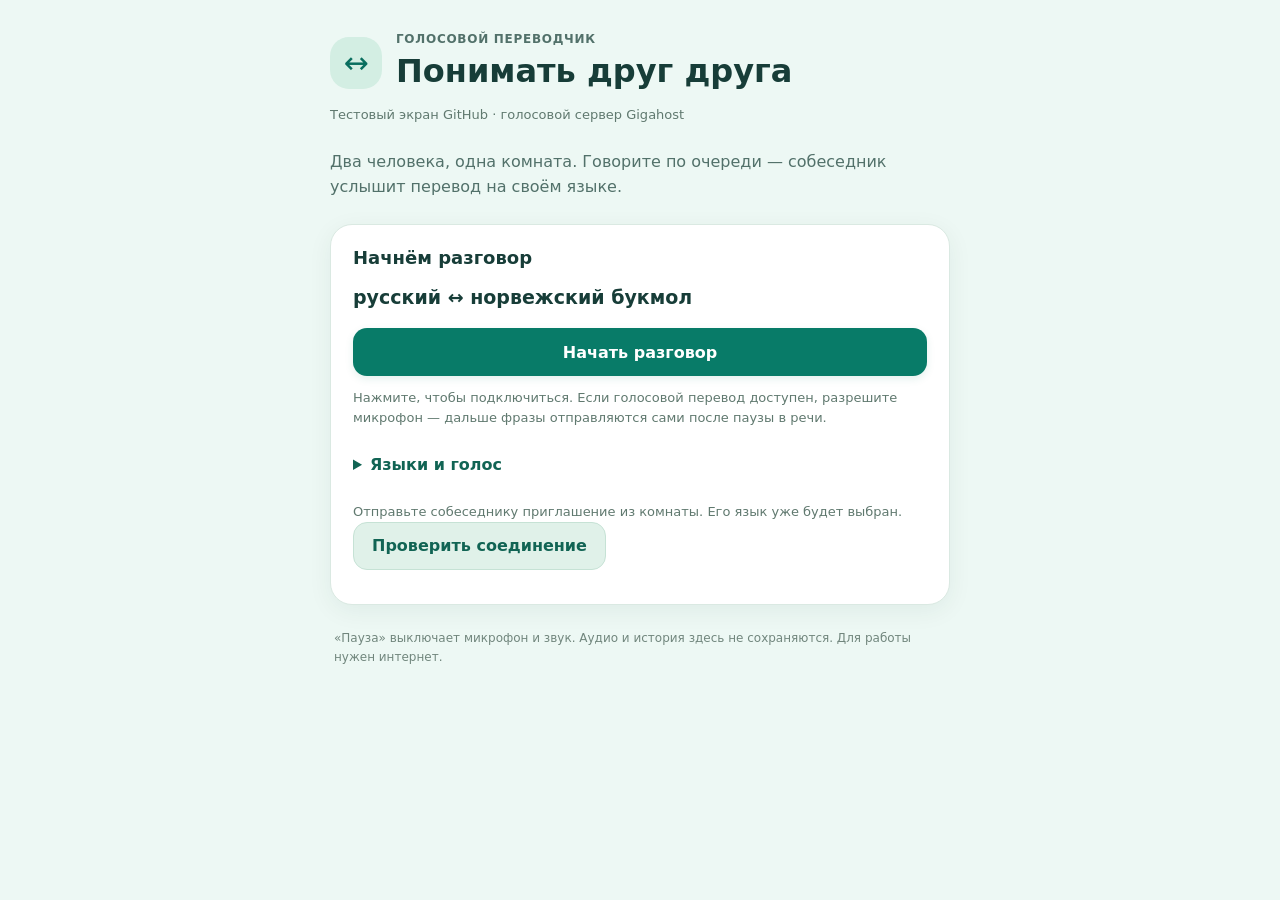
<file: translate-test/index.html>
<!doctype html>
<html lang="ru">
<head>
  <meta charset="utf-8">
  <meta name="viewport" content="width=device-width,initial-scale=1,viewport-fit=cover">
  <meta name="theme-color" content="#edf8f4">
  <meta name="apple-mobile-web-app-capable" content="yes">
  <meta name="apple-mobile-web-app-status-bar-style" content="default">
  <title>Комната перевода</title>
  <link rel="stylesheet" href="./room.css?v=e7d243b68fe3">
  <script src="./room.js?v=83ac87bc25cf" type="module"></script>
</head>
<body>
<main>
  <header><span class="mark" aria-hidden="true">↔</span><div><p class="eyebrow">Голосовой переводчик</p><h1>Понимать друг друга</h1></div></header>
  <p class="hint">Тестовый экран GitHub · голосовой сервер Gigahost</p>
  <p class="intro">Два человека, одна комната. Говорите по очереди — собеседник услышит перевод на своём языке.</p>
  <section id="setup" class="card" aria-labelledby="setupTitle">
    <h2 id="setupTitle">Начнём разговор</h2>
    <p id="presetSummary" class="presetSummary"></p>
    <button id="connect" class="primary" disabled>Начать разговор</button>
    <p class="hint">Нажмите, чтобы подключиться. Если голосовой перевод доступен, разрешите микрофон — дальше фразы отправляются сами после паузы в речи.</p>
    <details id="languageSettings"><summary>Языки и голос</summary>
    <label for="languageSearch">Найти язык</label>
    <input id="languageSearch" type="search" placeholder="Русский, English, العربية…" autocomplete="off" spellcheck="false" aria-describedby="languageSearchStatus">
    <p id="languageSearchStatus" class="hint searchStatus" role="status" aria-live="polite">Загружаем каталог языков…</p>
    <label for="language">Язык, на котором хочу слушать</label>
    <select id="language" aria-describedby="languageHint" disabled><option value="">Загружаем языки…</option></select>
    <p id="languageHint" class="hint languageHint"></p>
    <label for="peerLanguage">Язык собеседника</label><select id="peerLanguage"></select>
    <label for="translationMode">Режим перевода</label><select id="translationMode"><option value="stream">Во время речи</option><option value="phrase">После фразы</option></select>
    <p id="modeHint" class="hint languageHint">Перевод на язык собеседника. Потоковый голос выбирает сервис; ручной профиль действует в режиме «После фразы».</p>
    <div id="voiceSettings">
    <label for="voiceProfile">Голос перевода моих реплик</label>
    <select id="voiceProfile" aria-describedby="voiceProfileHint"><option value="auto">Авто по тембру</option><option value="soft">Мягкий голос</option><option value="low">Низкий голос</option></select>
    <p id="voiceProfileHint" class="hint languageHint">Подбираем похожую подачу, не копируем голос человека. Выбор можно поправить.</p>
    </div>
    </details>
    <noscript><p class="hint">Для выбора языков и подключения включите JavaScript.</p></noscript>
    <p id="setupHint" class="hint">Отправьте собеседнику приглашение из комнаты. Его язык уже будет выбран.</p>
    <button id="checkConnection" class="secondary" type="button">Проверить соединение</button>
    <p id="connectionResult" class="hint" role="status" aria-live="polite"></p>
  </section>
  <section id="conversation" hidden>
    <div class="card invite">
      <div class="sectionHeading"><h2>Ваша комната</h2><button id="leave" class="textButton">Выйти</button></div>
      <p id="languages" class="hint"></p>
      <label for="inviteLink">Ссылка для собеседника</label>
      <div class="linkRow"><input id="inviteLink" type="text" readonly autocomplete="off" aria-label="Ссылка для собеседника"><button id="copy" class="secondary">Пригласить</button></div>
      <p id="inviteStatus" class="hint" role="status" aria-live="polite"></p>
      <p class="hint">Ссылка даёт доступ к разговору. Передавайте её только собеседнику. Когда оба выйдут, комната удаляется.</p>
    </div>
    <div class="statusBox" role="status" aria-live="polite"><span id="statusDot" class="dot"></span><span id="status">Подключение…</span></div>
    <p id="voiceBadge" class="hint voiceBadge" hidden></p>
    <p id="help" class="hint help"></p>
    <div id="incomingPanel" hidden>
      <section id="sourcePanel" class="card transcript" aria-labelledby="sourceTitle"><p id="sourceTitle" class="eyebrow">Собеседник сказал</p><p id="sourceText" class="speechText placeholder" dir="auto">Здесь появится произнесённая фраза</p></section>
      <section class="card transcript translated" aria-labelledby="translationTitle"><p id="translationTitle" class="eyebrow">Перевод для вас</p><p id="translatedText" class="speechText placeholder" dir="auto">Здесь появится перевод</p><button id="repeat" class="secondary" hidden>Прослушать перевод</button></section>
    </div>
    <details id="outgoingPanel" class="card outgoing" hidden>
      <summary id="outgoingSummary">Вы сказали</summary>
      <p id="outgoingSourceTitle" class="eyebrow">Вы сказали</p><p id="outgoingSourceText" class="outgoingText" dir="auto"></p>
      <p id="outgoingTranslationTitle" class="eyebrow">Собеседник услышит</p><p id="outgoingTranslatedText" class="outgoingText" dir="auto"></p>
    </details>
    <div class="controls"><button id="record" class="primary" disabled>Продолжить разговор</button><button id="pause" class="secondary" disabled>Пауза</button><p id="timer" class="hint">Одна фраза — до 20 секунд</p></div>
  </section>
  <p id="error" class="error" role="alert" hidden></p>
  <footer>«Пауза» выключает микрофон и звук. Аудио и история здесь не сохраняются. Для работы нужен интернет.</footer>
</main>
</body>
</html>
</file>
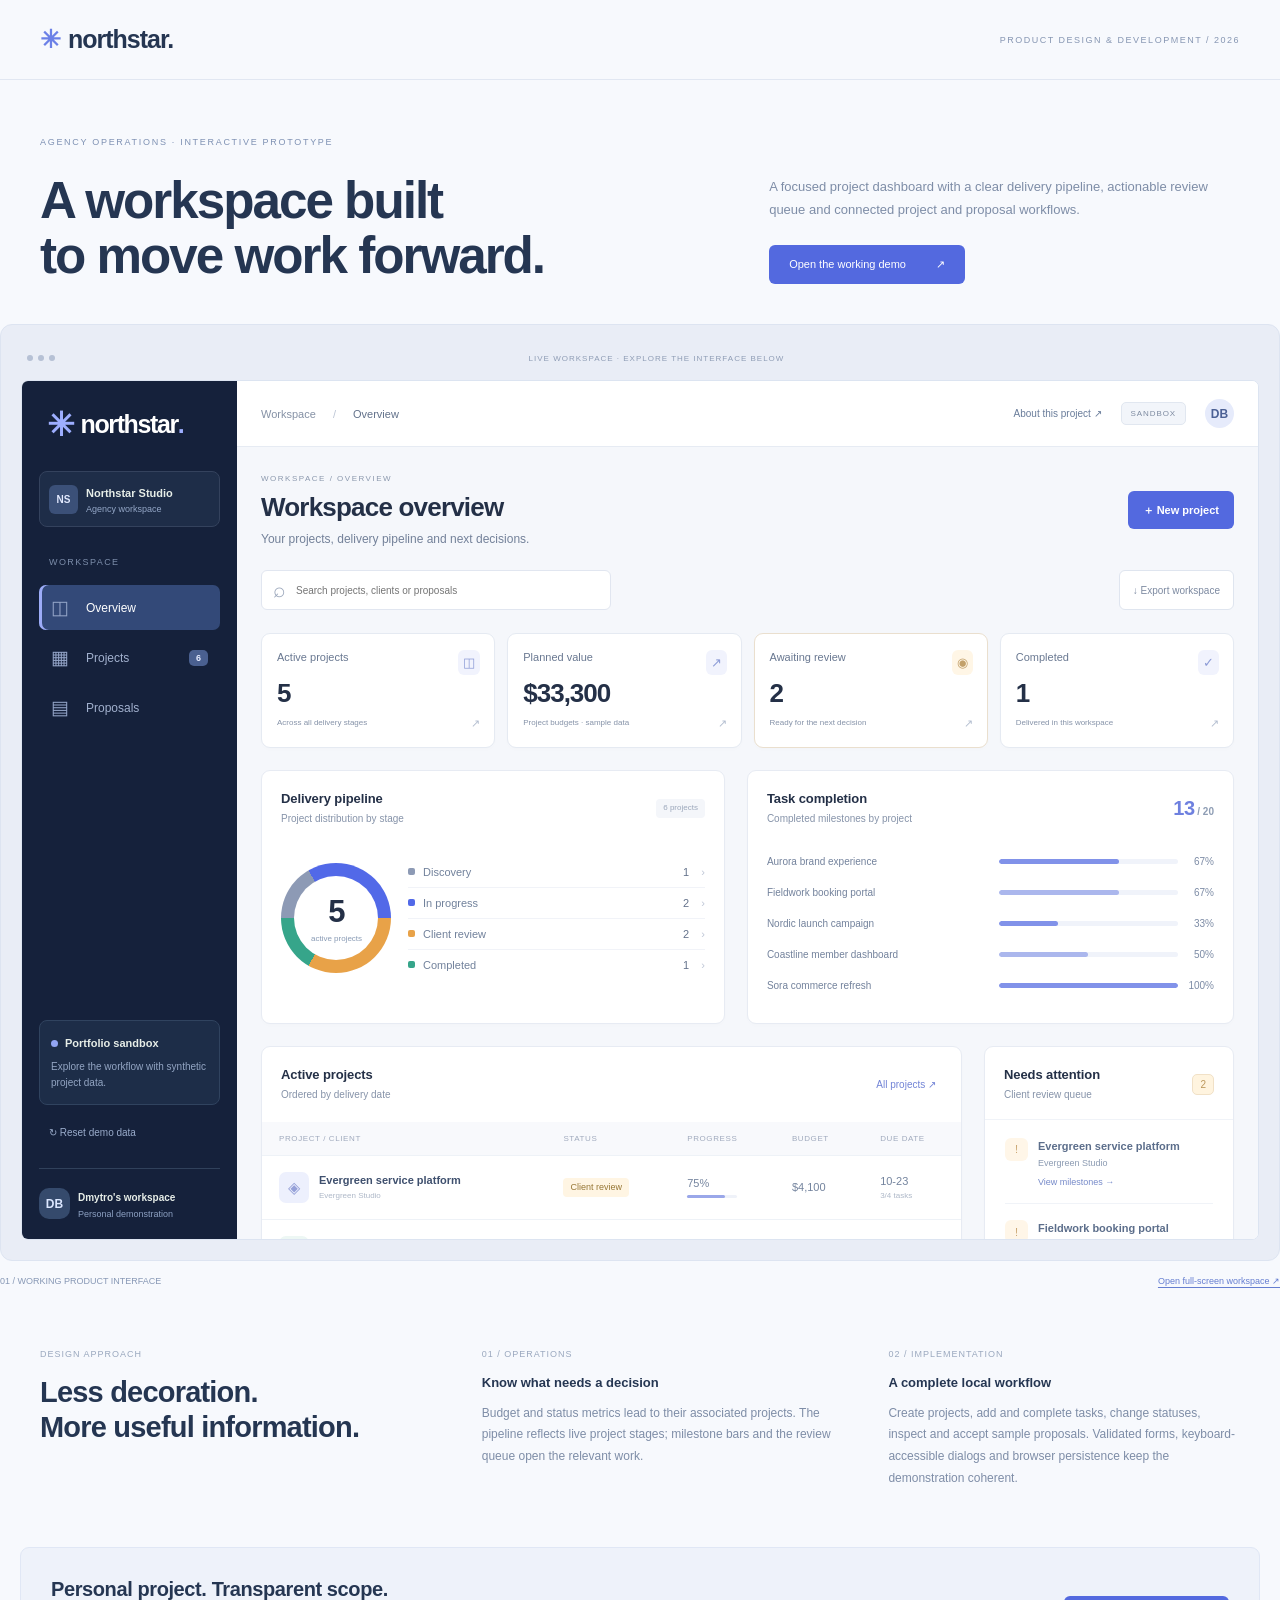
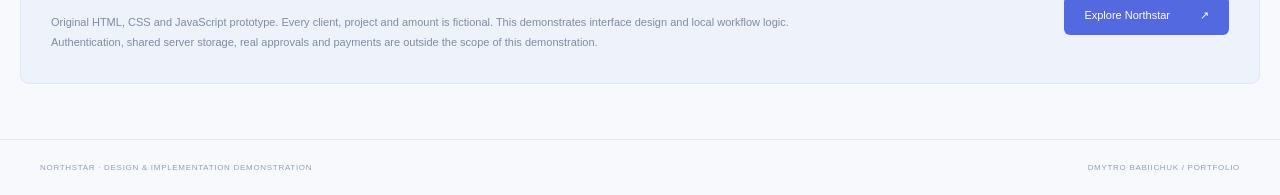
<file: northstar-case.html>
<!doctype html>
<html lang="en"><head><meta charset="utf-8"><meta name="viewport" content="width=device-width,initial-scale=1"><title>Northstar — Project operations workspace</title><style>
*{box-sizing:border-box}body{margin:0;color:#253652;background:#f7f9fd;font:14px 'Segoe UI',Arial,sans-serif;-webkit-font-smoothing:antialiased}a{color:inherit;text-decoration:none}a:focus-visible{outline:3px solid #8b9cf0;outline-offset:4px}header{max-width:1320px;margin:auto;padding:25px 40px;display:flex;justify-content:space-between;align-items:center;border-bottom:1px solid #e1e7f2}.logo{font-size:25px;letter-spacing:-1px;font-weight:650}.logo span{color:#6c81e7;margin-right:8px}.label{font-size:9px;color:#8696b2;letter-spacing:1.5px}.intro{max-width:1320px;margin:auto;padding:54px 40px 40px;display:grid;grid-template-columns:1.4fr 1fr;align-items:end;gap:70px}.overline{font-size:9px;letter-spacing:1.7px;color:#7e91b3;margin:0 0 18px}h1{font-size:clamp(36px,4vw,56px);letter-spacing:-2px;font-weight:600;line-height:1.08;margin:0}p{color:#7e8da7;font-size:13px;line-height:1.8}.intro p{margin:0 0 23px}.cta{display:inline-flex;gap:30px;align-items:center;background:#5369df;color:#fff;padding:13px 20px;border-radius:6px;font-size:11px}.cta:hover{background:#435acb}.stage{max-width:1320px;margin:auto;padding:20px;background:#e9edf6;border:1px solid #dde4f1;border-radius:12px;overflow:hidden}.stage-bar{display:flex;align-items:center;padding:9px 6px 17px;gap:5px;color:#8f9db5;font-size:8px;letter-spacing:1px}.stage-bar i{width:6px;height:6px;background:#b6c1d5;border-radius:50%}.stage-bar span{margin:auto}.stage iframe{display:block;width:100%;height:860px;border:1px solid #dce4f1;border-radius:7px;background:#fff}.caption{max-width:1320px;margin:auto;padding:15px 0;display:flex;justify-content:space-between;font-size:9px;color:#8798b5}.caption a{color:#657ed0;text-decoration:underline;text-underline-offset:3px}.details{max-width:1320px;margin:auto;padding:48px 40px 58px;display:grid;grid-template-columns:1.1fr 1fr 1fr;gap:55px}.details h2{font-size:29px;letter-spacing:-.8px;line-height:1.2;margin:0;font-weight:600}.details h3{font-size:13px;margin:0 0 13px}.details p{font-size:12px;margin:0}.number{font-size:9px;letter-spacing:1px;color:#9aa8be;display:block;margin-bottom:16px}.closing{max-width:1240px;margin:0 auto 55px;padding:30px;background:#eef2fa;border:1px solid #e0e7f5;border-radius:9px;display:flex;align-items:center;justify-content:space-between;gap:45px}.closing p{font-size:11px;margin:0;max-width:750px}.closing h2{font-size:20px;margin:0 0 12px;letter-spacing:-.4px}footer{max-width:1320px;margin:auto;padding:23px 40px;border-top:1px solid #e1e7f2;display:flex;justify-content:space-between;gap:20px;font-size:8px;letter-spacing:.7px;color:#92a0b8}@media(max-width:760px){header{padding:23px}.label{font-size:7px}.intro{display:block;padding:38px 23px 30px}.intro p{margin-top:24px}h1{font-size:39px;letter-spacing:-1.5px}.stage{margin:0 12px;padding:10px;border-radius:9px}.stage iframe{height:780px}.stage-bar{font-size:6px;padding-bottom:12px}.caption{padding:14px 23px;gap:20px;font-size:8px}.details{grid-template-columns:1fr;padding:34px 23px;gap:27px}.details h2{font-size:26px}.closing{margin:0 12px 32px;padding:24px;display:block}.closing .cta{margin-top:22px}footer{padding:23px;font-size:7px;line-height:1.8}}
</style></head><body><header><a class="logo" href="northstar.html"><span>✳</span>northstar.</a><span class="label">PRODUCT DESIGN &amp; DEVELOPMENT / 2026</span></header>
<section class="intro"><div><p class="overline">AGENCY OPERATIONS · INTERACTIVE PROTOTYPE</p><h1>A workspace built<br>to move work forward.</h1></div><div><p>A focused project dashboard with a clear delivery pipeline, actionable review queue and connected project and proposal workflows.</p><a class="cta" href="northstar.html">Open the working demo <span>↗</span></a></div></section>
<section class="stage" aria-label="Interactive Northstar workspace"><div class="stage-bar"><i></i><i></i><i></i><span>LIVE WORKSPACE · EXPLORE THE INTERFACE BELOW</span></div><iframe src="northstar.html" title="Interactive project operations dashboard" loading="eager"></iframe></section><div class="caption"><span>01 / WORKING PRODUCT INTERFACE</span><a href="northstar.html">Open full-screen workspace ↗</a></div>
<section class="details"><div><span class="number">DESIGN APPROACH</span><h2>Less decoration.<br>More useful information.</h2></div><div><span class="number">01 / OPERATIONS</span><h3>Know what needs a decision</h3><p>Budget and status metrics lead to their associated projects. The pipeline reflects live project stages; milestone bars and the review queue open the relevant work.</p></div><div><span class="number">02 / IMPLEMENTATION</span><h3>A complete local workflow</h3><p>Create projects, add and complete tasks, change statuses, inspect and accept sample proposals. Validated forms, keyboard-accessible dialogs and browser persistence keep the demonstration coherent.</p></div></section>
<section class="closing"><div><h2>Personal project. Transparent scope.</h2><p>Original HTML, CSS and JavaScript prototype. Every client, project and amount is fictional. This demonstrates interface design and local workflow logic. Authentication, shared server storage, real approvals and payments are outside the scope of this demonstration.</p></div><a class="cta" href="northstar.html">Explore Northstar <span>↗</span></a></section><footer><span>NORTHSTAR · DESIGN &amp; IMPLEMENTATION DEMONSTRATION</span><span>DMYTRO BABIICHUK / PORTFOLIO</span></footer></body></html>
</file>
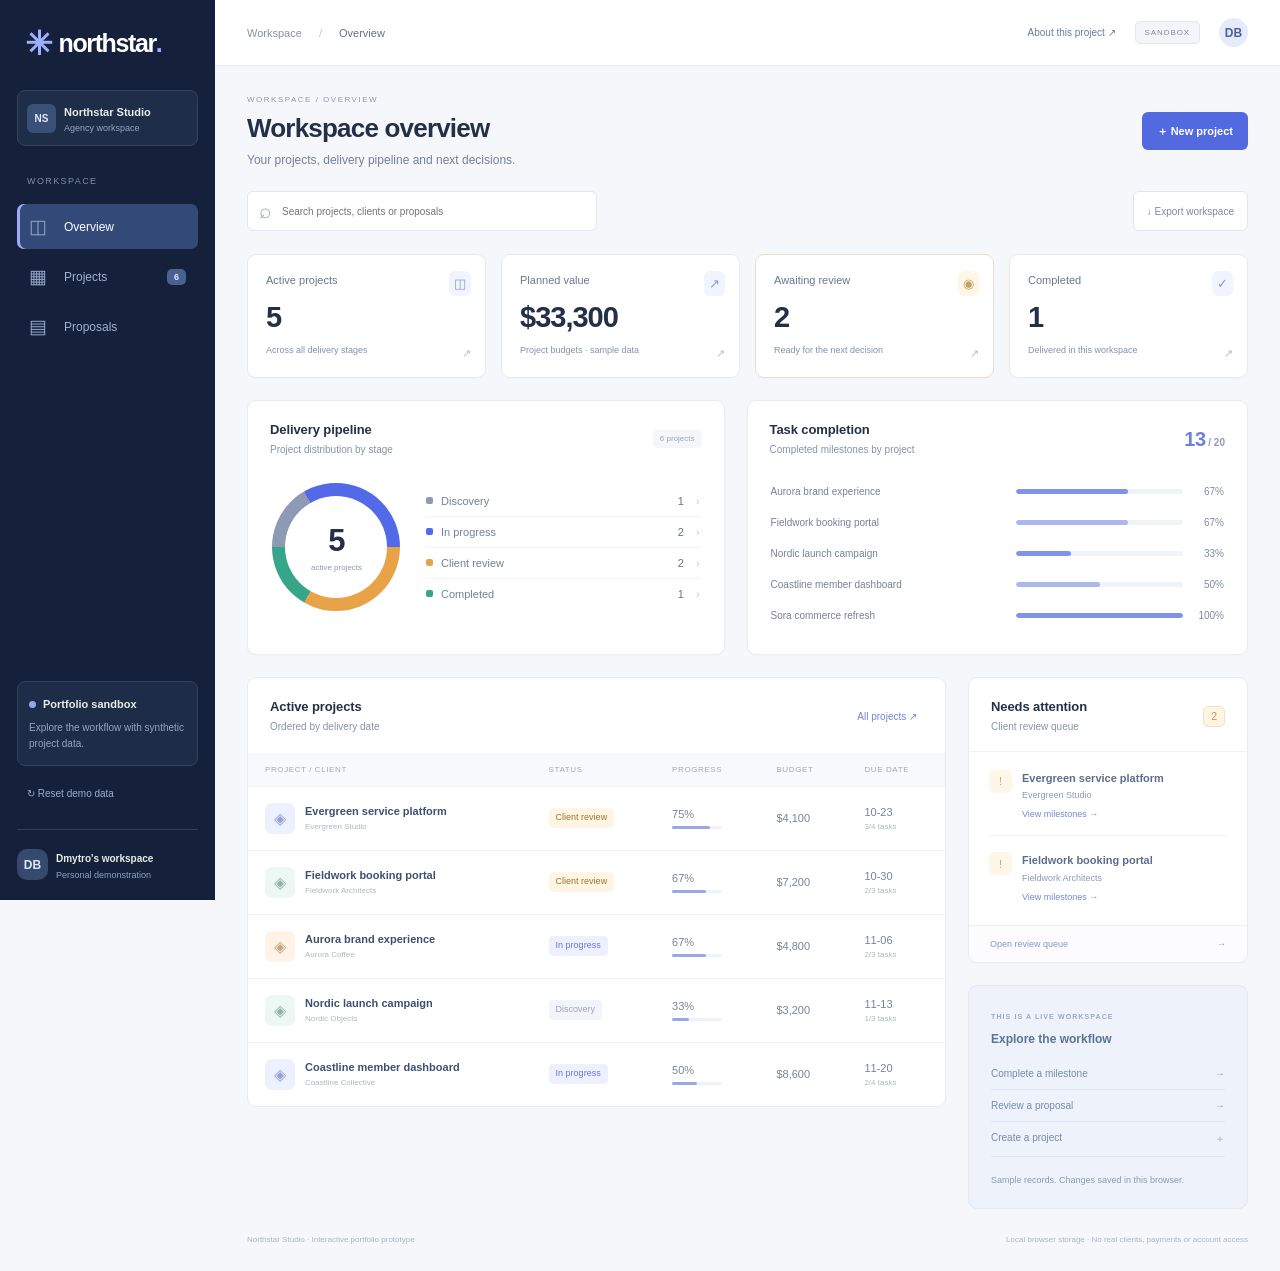
<file: northstar.html>
<!doctype html>
<html lang="en"><head><meta charset="utf-8"><meta name="viewport" content="width=device-width, initial-scale=1"><title>Northstar — Studio workspace</title><style>
:root{--ink:#233831;--muted:#758078;--paper:#f6f7f3;--line:#e6e9e2;--green:#265c43;--mint:#dcebdd;--orange:#bf7153}*{box-sizing:border-box}body{margin:0;background:var(--paper);color:var(--ink);font:14px 'Segoe UI',Arial,sans-serif}button,input,select{font:inherit}button{cursor:pointer}button:focus-visible,a:focus-visible,input:focus-visible,select:focus-visible{outline:3px solid #91b99e;outline-offset:3px}button{border:0}button:disabled{opacity:.5;cursor:default}.sidebar{position:fixed;inset:0 auto 0 0;width:244px;background:#20352d;color:#e7eee8;padding:31px 22px;display:flex;flex-direction:column}.brand{font-size:29px;color:#fff;text-decoration:none;letter-spacing:-1.4px;font-weight:650;display:flex;align-items:center}.brandmark{font-size:39px;color:#a8cb90;margin-right:9px;line-height:1}.branddot{color:#a8cb90}.workspace{border:1px solid #3c4e44;border-radius:12px;padding:13px 9px;display:flex;align-items:center;gap:10px;margin-top:35px}.workspace-avatar{width:34px;height:34px;border-radius:8px;background:#526647;display:grid;place-items:center;font-size:11px;font-weight:700}.workspace strong{font-size:12px}.workspace small{display:block;color:#b2bdb3;font-size:11px;margin-top:4px}.chevron{margin-left:auto}.navlabel{font-size:10px;letter-spacing:1.8px;color:#96a69a;margin:30px 10px 13px}.navbtn{display:flex;align-items:center;gap:12px;width:100%;padding:13px 12px;border-radius:8px;background:none;color:#b8c5bc;text-align:left;margin:4px 0}.navbtn span{font-size:20px;width:23px}.navbtn.active{color:white;background:#385244}.navbtn b{margin-left:auto;color:#c9debe;background:#52664a;padding:3px 7px;font-size:10px;border-radius:5px}.sidebar-bottom{margin-top:auto}.demo-note{background:#2b4135;border:1px solid #415740;border-radius:12px;padding:17px 13px;margin-bottom:14px}.demo-note i{display:inline-block;width:7px;height:7px;border-radius:50%;background:#a1c687;margin-right:7px}.demo-note strong{font-size:12px}.demo-note p{line-height:1.6;color:#acbcae;font-size:11px;margin:9px 0 0}.resetbtn{background:none;color:#acbcae;padding:8px 10px;font-size:12px}.account{display:flex;gap:10px;align-items:center;border-top:1px solid #3c4b40;padding-top:19px;margin-top:22px}.avatar{display:grid;place-items:center;width:36px;height:36px;border-radius:50%;background:#d7e4c3;color:#35512e;font-weight:650;font-size:12px}.account strong{font-size:12px}.account small{display:block;color:#98ab9b;font-size:10px;margin-top:5px}.small{width:30px;height:30px}main{margin-left:244px}.topbar{height:78px;background:#fbfcf9;border-bottom:1px solid var(--line);padding:0 42px;display:flex;justify-content:space-between;align-items:center}.breadcrumb{font-size:12px;color:var(--muted)}.breadcrumb span{margin:0 14px;color:#bec4bb}.breadcrumb strong{font-weight:500;color:var(--ink)}.top-actions{display:flex;gap:22px;align-items:center}.sandbox-pill{font-size:9px;letter-spacing:1.2px;border:1px solid #d6dfd1;background:#f0f5eb;color:#647657;padding:6px 9px;border-radius:5px}.main-content{max-width:1520px;margin:auto;padding:38px 42px 24px}.page-header{display:flex;align-items:center;justify-content:space-between;gap:20px;margin-bottom:26px}.eyebrow{font-size:10px;letter-spacing:2px;color:#8a9588;margin:0 0 10px}h1{font-size:31px;letter-spacing:-1px;font-weight:600;margin:0;line-height:1.2}.subtitle{color:var(--muted);margin:10px 0 0;font-size:13px}.primary{background:var(--green);color:white;padding:12px 18px;border-radius:8px;font-size:12px;white-space:nowrap}.primary:hover{background:#1c4833}.secondary{background:#fff;color:#586659;border:1px solid #dce2d6;border-radius:8px;padding:10px 14px;font-size:12px}.toolbar{display:flex;justify-content:space-between;gap:16px;margin-bottom:24px}.search-wrap{display:flex;gap:9px;align-items:center;background:white;border:1px solid var(--line);border-radius:8px;padding:9px 12px;width:330px}.search-wrap span{font-size:21px;color:#8c968c}.search-wrap input{border:0;outline:none!important;width:100%;background:none;font-size:12px;color:var(--ink)}.stats{display:grid;grid-template-columns:repeat(4,1fr);gap:17px;margin-bottom:25px}.stat{border:1px solid var(--line);background:white;border-radius:13px;padding:21px 20px;position:relative}.stat p{font-size:11px;color:var(--muted);margin:0 0 15px}.stat strong{display:block;font-size:28px;font-weight:600;letter-spacing:-1px}.stat small{color:#8a9588;font-size:10px;display:block;margin-top:10px}.stat-symbol{position:absolute;right:20px;top:18px;background:#f1f5ed;color:#84947c;border-radius:7px;padding:6px;font-size:14px}.stat.accent{background:#e8efdc;border-color:#d6e1c7}.layout{display:grid;grid-template-columns:minmax(0,1fr) 300px;gap:23px}.panel{background:white;border:1px solid var(--line);border-radius:14px;overflow:hidden;margin-bottom:23px}.panel-head{display:flex;align-items:center;justify-content:space-between;padding:23px 24px 17px}.panel h2{font-size:16px;font-weight:600;margin:0;letter-spacing:-.2px}.panel-head small{font-size:11px;color:var(--muted)}.textbutton{background:none;color:var(--green);font-size:11px;font-weight:600}.chart{padding:0 24px 24px}.bar-row{display:grid;grid-template-columns:85px 1fr 30px;gap:12px;align-items:center;margin-top:19px;font-size:11px;color:#718071}.bar-track{height:12px;background:#f2f4ee;border-radius:6px;overflow:hidden}.bar-fill{height:100%;background:#8cad76;border-radius:6px}.bar-row:nth-child(2) .bar-fill{background:#3b6750}.bar-row:nth-child(3) .bar-fill{background:#c89a77}.bar-row:nth-child(4) .bar-fill{background:#c1d0b7}.insight{padding:22px;background:#f4f6ee;border:1px solid #e1e8d7;border-radius:13px;margin-bottom:22px}.insight-icon{font-size:26px;color:#648855}.insight h3{font-size:17px;letter-spacing:-.3px;margin:12px 0 9px}.insight p{font-size:12px;color:#75826d;line-height:1.7;margin:0}.insight .textbutton{padding:0;margin-top:17px}.activity{padding:0 23px 23px}.activity-item{display:flex;gap:12px;margin-top:21px}.activity-dot{width:7px;height:7px;background:#bdcfa8;border-radius:50%;margin-top:6px;flex:none}.activity-item strong{font-size:11px;font-weight:600}.activity-item p{font-size:10px;color:var(--muted);margin:5px 0;line-height:1.5}table{width:100%;border-collapse:collapse;text-align:left}thead{background:#fafbf8;color:#8a9587;font-size:9px;letter-spacing:1px;text-transform:uppercase}th{font-weight:500;padding:13px 22px}td{border-top:1px solid #eef0ea;padding:18px 22px;font-size:12px}tr.project-row{cursor:pointer}tr.project-row:hover{background:#fafcf7}.project-name{display:flex;align-items:center;gap:13px}.project-icon{display:grid;place-items:center;width:36px;height:36px;flex:none;border-radius:9px;background:#eaf0e3;color:#61784e;font-size:17px}.project-name strong{display:block;font-size:12px;font-weight:600}.project-name small{display:block;font-size:10px;color:var(--muted);margin-top:4px}.badge{display:inline-block;white-space:nowrap;padding:5px 8px;border-radius:5px;font-size:9px;font-weight:600;background:#eff2eb;color:#7c8871}.badge.in-progress{background:#e7efe2;color:#54733b}.badge.client-review{background:#fbede3;color:#b47b52}.badge.completed,.badge.accepted{background:#e0efe9;color:#39725d}.badge.sent{background:#e7ecf6;color:#61779e}.progress-small{width:72px;height:4px;background:#eaf0e6;border-radius:4px;margin-top:7px}.progress-small i{display:block;height:100%;background:#96b881;border-radius:4px}.table-wrap{overflow:auto}.filters{display:flex;gap:6px;padding:0 24px 18px;flex-wrap:wrap}.filter{padding:6px 10px;border-radius:6px;background:#f5f7f1;color:#809073;font-size:10px}.filter.active{background:#dfead6;color:#3c5c31}.empty{padding:45px;text-align:center;color:var(--muted)}.quote-grid{display:grid;grid-template-columns:repeat(3,1fr);gap:20px}.quote-card{background:white;border:1px solid var(--line);border-radius:13px;padding:23px}.quote-card h3{font-size:18px;line-height:1.4;margin:20px 0 6px}.quote-card p{color:var(--muted);font-size:12px}.quote-total{font-size:27px;font-weight:600;margin:25px 0 18px}.quote-card button{margin-right:4px}footer{display:flex;justify-content:space-between;gap:20px;color:#a0aa9a;font-size:9px;margin-top:24px;line-height:1.7}.overlay[hidden]{display:none}.overlay{position:fixed;inset:0;background:#162e245c;backdrop-filter:blur(4px);z-index:10;display:flex;justify-content:center;align-items:center;padding:20px}.dialog{position:relative;background:#fcfdf9;border-radius:18px;width:590px;max-height:90vh;overflow:auto;padding:36px;box-shadow:0 25px 100px #10271e33}.close{position:absolute;right:19px;top:16px;background:none;font-size:25px;color:#899487}.dialog h2{font-size:26px;letter-spacing:-.7px;margin:0 0 8px}.dialog .lead{color:var(--muted);font-size:12px;line-height:1.6}.dialog label{display:block;font-size:11px;color:#65745f;margin:17px 0 7px}.dialog input,.dialog select{width:100%;border:1px solid #dce4d5;border-radius:8px;background:white;padding:11px;color:var(--ink);font-size:13px}.form-grid{display:grid;grid-template-columns:1fr 1fr;gap:16px}.form-actions{display:flex;justify-content:flex-end;gap:10px;margin-top:27px}.error{color:#a5483c;font-size:12px;margin-top:15px}.task{display:flex;align-items:center;gap:12px;background:white;border:1px solid var(--line);border-radius:8px;padding:14px;margin:8px 0;font-size:12px}.task input{width:16px;height:16px;accent-color:var(--green)}.task.done span{text-decoration:line-through;color:#8e9e87}.detail-meta{display:flex;justify-content:space-between;border-block:1px solid var(--line);padding:16px 0;margin:24px 0;font-size:12px}.detail-meta small{display:block;color:var(--muted);font-size:10px;margin-bottom:6px}.toast{position:fixed;bottom:26px;left:50%;transform:translate(-50%,20px);background:#243f30;color:white;border-radius:9px;padding:13px 22px;font-size:12px;opacity:0;transition:.2s;pointer-events:none;z-index:20}.toast.show{transform:translate(-50%,0);opacity:1}.invoice-row{display:flex;justify-content:space-between;gap:15px;font-size:12px;padding:16px 0;border-bottom:1px solid var(--line)}
@media(min-width:1450px){.main-content{padding:45px 58px}.topbar{padding:0 58px}.layout{grid-template-columns:minmax(0,1fr) 340px}}@media(max-width:1100px){.layout{grid-template-columns:1fr}.rightcol{display:grid;grid-template-columns:1fr 1fr;gap:20px}.stats{gap:10px}.stat{padding:17px}.quote-grid{grid-template-columns:repeat(2,1fr)}.main-content{padding:30px 24px}.topbar{padding:0 24px}}@media(max-width:760px){.sidebar{position:relative;width:100%;padding:17px 20px;display:block}.brand{font-size:24px}.brandmark{font-size:31px}.workspace,.navlabel,.sidebar-bottom{display:none}nav{display:flex;margin-top:13px;gap:5px}.navbtn{padding:8px;justify-content:center;font-size:11px}.navbtn b{margin-left:0}main{margin:0}.topbar{height:54px;padding:0 20px}.main-content{padding:25px 18px}h1{font-size:25px}.page-header{align-items:flex-start}.page-header .primary{padding:10px;font-size:10px}.subtitle{font-size:11px;line-height:1.6}.eyebrow{font-size:8px}.stats{grid-template-columns:1fr 1fr}.stat strong{font-size:24px}.rightcol{display:block}.toolbar{flex-wrap:wrap}.search-wrap{width:100%}.toolbar .secondary{margin-left:auto}.quote-grid{grid-template-columns:1fr}td,th{padding:14px}.dialog{padding:28px 23px}.form-grid{grid-template-columns:1fr}.detail-meta{gap:15px}footer{display:block}.sandbox-pill{font-size:8px}.panel-head{padding:20px}.chart{padding:0 20px 24px}.top-actions{gap:10px}}

</style><style>/* Product UI, independent from the earlier editorial landing page. */
:root{--ink:#243047;--muted:#8591a5;--paper:#f5f7fb;--line:#e6ebf3;--green:#5369df}
body{font-family:Inter,'Segoe UI',Arial,sans-serif;-webkit-font-smoothing:antialiased}.sidebar{width:215px;padding:27px 17px 20px;background:#15213b}.brand{font-size:25px;padding:0 8px}.brandmark{font-size:33px;color:#9daeff;margin-right:7px}.branddot{color:#9daeff}.workspace{margin-top:30px;padding:12px 9px;border-color:#34425d;background:#1e2d48;border-radius:8px;gap:8px}.workspace-avatar{width:29px;height:29px;border-radius:6px;background:#3b5078;color:#e3eaff;font-size:10px}.workspace strong{font-size:11px}.workspace small{font-size:9px;color:#94a7c7}.workspace-local{display:none}.navlabel{color:#7c8daa;font-size:9px;letter-spacing:1.4px;margin-top:30px}.navbtn{font-size:12px;min-height:43px;padding:11px 12px;color:#a2b1ce;margin:5px 0;border-radius:7px}.navbtn span{font-size:19px;color:#93a4c7}.navbtn.active{background:#334978;box-shadow:inset 3px 0 #9dacf8}.navbtn:hover{background:#2a3c60}.navbtn b{background:#4a6090;color:#e6ecff;font-size:9px}.demo-note{background:#1d2d48;border-color:#30435f;padding:13px 11px;border-radius:8px}.demo-note strong{font-size:11px}.demo-note i{background:#92a5f4}.demo-note p{color:#93a5c3;font-size:10px}.resetbtn{color:#9aaccb;font-size:10px}.account{border-color:#30415b;gap:8px}.account strong{font-size:10px}.account small{font-size:9px;color:#8ca0c2}.avatar{background:#e6ebfb;color:#4c6195;border-radius:10px}.account .avatar{background:#354a6c;color:#dce7ff;width:31px;height:31px}.small{width:29px;height:29px;border-radius:50%}
main{margin-left:215px;min-width:0}.topbar{height:66px;background:white;padding:0 32px}.breadcrumb{font-size:11px}.breadcrumb span{color:#bcc5d5}.breadcrumb strong{color:#63728b}.top-actions{gap:19px}.case-link{font-size:10px;color:#7b88a0;text-decoration:none}.sandbox-pill{color:#7e8ba1;background:#f2f5fa;border-color:#e1e7f0;font-size:8px;letter-spacing:.9px}.main-content{padding:29px 32px 24px;max-width:1610px}.eyebrow{font-size:8px;letter-spacing:1.5px;color:#8b98ad;margin-bottom:9px}h1{font-size:26px;font-weight:650;letter-spacing:-.8px}.subtitle{font-size:11px;margin-top:9px;color:#8b96a9}.page-header{margin-bottom:24px}.primary{font-size:11px;background:#5369df;border-radius:6px;padding:11px 15px;min-height:38px;font-weight:600}.primary:hover{background:#4359ce}.secondary{font-size:10px;border-radius:6px;border-color:#dfe5ef;color:#7d8aa1;padding:9px 13px;background:white;min-height:36px}.secondary:hover{background:#f4f6fc}.toolbar{margin-bottom:23px}.search-wrap{width:350px;border-radius:6px;border-color:#e1e6f0;padding:7px 11px;min-height:36px;gap:8px}.search-wrap span{color:#9ba7bb;font-size:21px}.search-wrap input{font-size:10px;color:#52617e}.search-wrap:focus-within{border-color:#94a3ef;box-shadow:0 0 0 3px #5369df10}#clearSearch{width:21px;height:21px;border-radius:50%;background:#eef1f9;color:#7b8aa5;font-size:16px;flex:none}#clearSearch[hidden]{display:none}.search-context{font-size:11px;color:#7e8eaa;margin:0 0 14px}.search-context:empty{display:none}
.stats{gap:15px;margin-bottom:22px}.stat{border-radius:9px;padding:19px 18px;background:white;border-color:#e5eaf2;box-shadow:0 2px 4px #1b325003;text-align:left;color:var(--ink);min-width:0}.stat:hover{background:#fcfcff;border-color:#aebcf0}.stat p{font-size:10px;font-weight:500;color:#8b96a8;margin:0 0 17px;padding-right:20px}.stat strong{font-size:29px;font-weight:650;letter-spacing:-1px;line-height:1;font-variant-numeric:tabular-nums}.stat small{font-size:9px;line-height:1.6;color:#a0aabc;margin-top:11px;max-width:175px}.stat-symbol{font-size:13px;right:14px;top:16px;background:#f1f3fd;color:#8c9bd6;border-radius:6px;padding:5px}.stat.accent{background:white;border-color:#eadfce}.stat.accent .stat-symbol{background:#fff6e6;color:#c3a16b}.stat-open{position:absolute;right:14px;bottom:17px;color:#b3bed0;font-size:11px}.dashboard-grid{display:grid;grid-template-columns:minmax(0,1fr) minmax(0,1.05fr);gap:22px}.panel{border-radius:9px;border-color:#e7ebf3;margin-bottom:22px;box-shadow:0 2px 4px #1b325003}.panel-head{padding:21px 22px 19px;gap:12px}.panel h2{font-size:12px;letter-spacing:-.1px;font-weight:600}.panel-head small{display:block;font-size:9px;color:#a0aabd;margin-top:5px;line-height:1.5}.panel-head>.badge{background:#f4f6fa;color:#9aa6ba;font-size:8px}.momentum-layout{display:grid;grid-template-columns:130px minmax(0,1fr);gap:24px;padding:0 24px 24px;align-items:center;min-height:167px}.momentum-ring{width:128px;height:128px;border-radius:50%;position:relative;display:grid;place-items:center;transform:rotate(-90deg)}.momentum-ring:before{content:'';position:absolute;inset:13px;border-radius:50%;background:white}.ring-label{position:relative;text-align:center;transform:rotate(90deg)}.ring-label strong{display:block;font-size:31px;font-weight:600;letter-spacing:-1px}.ring-label small{display:block;font-size:8px;color:#a5afc0;margin-top:4px}.legend-row{display:flex;align-items:center;width:100%;gap:8px;background:none;padding:9px 0;border-bottom:1px solid #f1f3f8;font-size:10px;color:#8795ac;text-align:left}.legend-row:last-child{border:0}.legend-row:hover{background:#f8f9fd}.legend-row i{width:7px;height:7px;border-radius:2px;flex:none}.legend-row strong{margin-left:auto;font-size:11px;color:#64728b;font-weight:500}.legend-arrow{color:#bec6d6;margin-left:4px}.completion-total{font-size:20px;letter-spacing:-.5px;color:#6e80df;font-weight:600;white-space:nowrap}.completion-total small{display:inline;font-size:11px;letter-spacing:0;color:#aab3c3}.workload-bars{padding:0 23px 23px}.workload-row{display:grid;grid-template-columns:minmax(110px,1.4fr) minmax(35px,1fr) 29px;gap:12px;align-items:center;width:100%;min-height:31px;padding:6px 0;background:none;text-align:left}.workload-row>span{overflow:hidden;text-overflow:ellipsis;white-space:nowrap;font-size:9px;color:#8a96ac}.workload-row:hover>span{color:#5a70d9}.workload-row strong{font-size:9px;color:#96a2b8;font-weight:500;text-align:right}.workload-track{height:5px;border-radius:5px;background:#f0f3fa;overflow:hidden}.workload-track i{display:block;height:100%;background:#8192e9;border-radius:5px}.workload-row:nth-child(even) .workload-track i{background:#abb7ed}
.layout{grid-template-columns:minmax(0,1fr) 280px;gap:22px}.layout>div{min-width:0}.rightcol{display:block}.textbutton{font-size:9px;font-weight:500;color:#7284d6;white-space:nowrap}.textbutton:hover{text-decoration:underline}.table-wrap{overflow:auto;scrollbar-width:thin}table{min-width:590px}thead{font-size:8px;letter-spacing:.6px;background:#f8f9fc;color:#a0aabd}th{padding:12px 17px;font-weight:500}td{padding:16px 17px;font-size:10px;border-color:#eef2f7;color:#8c99ae;font-variant-numeric:tabular-nums}.project-name{gap:10px}.project-name strong{font-size:10px;font-weight:600;color:#52617c}.project-name small{font-size:8px;margin-top:5px;color:#a5afbf}.project-icon{width:30px;height:31px;background:#edf0fd;color:#95a0d8;border-radius:7px;font-size:16px}.project-row:nth-child(2n) .project-icon{background:#edf7f4;color:#8bb3a8}.project-row:nth-child(3n) .project-icon{background:#fff2e7;color:#c8a580}.project-row:hover{background:#f6f8ff!important}.project-row:focus-visible{outline:3px solid #99a8ed;outline-offset:-3px}.badge{font-size:8px;font-weight:500;border-radius:4px;padding:4px 7px;background:#f1f4f8;color:#9aa6b8;line-height:1.3}.badge.in-progress{background:#edf0ff;color:#8090d5}.badge.client-review{background:#fff5e3;color:#bd9c61}.badge.completed,.badge.accepted{background:#eaf6f0;color:#7ba691}.badge.sent{background:#eef3fd;color:#8ca1cb}.progress-small{width:50px;height:3px;background:#eff2f9;margin-top:6px}.progress-small i{background:#9aa7e9}td small{font-size:8px!important;color:#adb7c7!important}.review-panel .panel-head{border-bottom:1px solid #f0f3f8;padding-bottom:17px}.review-count{font-size:10px;color:#bc985b;background:#fff4df;border:1px solid #f1e1c7;border-radius:5px;padding:4px 7px}.review-items{padding:2px 20px 7px}.review-item{width:100%;display:flex;align-items:flex-start;gap:10px;background:none;text-align:left;padding:16px 0;border-bottom:1px solid #f0f3f8}.review-item:last-child{border:0}.review-mark{display:grid;place-items:center;width:23px;height:23px;flex:none;background:#fff6e8;color:#cba773;border-radius:6px;font-size:11px}.review-item strong{display:block;font-size:10px;font-weight:600;color:#73809a;line-height:1.5}.review-item small{display:block;font-size:8px;color:#aab3c3;margin-top:4px}.review-item em{display:block;font-style:normal;font-size:8px;color:#8a99d5;margin-top:9px}.review-item:hover strong{color:#5369df}.queue-link{width:100%;background:#fcfcff;padding:13px 21px;border-top:1px solid #edf1f7;font-size:9px;color:#8796cd;text-align:left}.queue-link span{float:right}.queue-link:hover{background:#f4f6fd}.queue-empty{font-size:11px;line-height:1.8;color:#95a1b5}.quick-panel{padding:20px 22px;background:#edf2fb;border:1px solid #e1e8f7;border-radius:9px}.path-eyebrow{font-size:7px;letter-spacing:1.1px;font-weight:600;color:#9ba9c3}.quick-panel h3{font-size:12px;font-weight:600;margin:10px 0 12px;color:#7082a3}.quick-panel button{display:block;width:100%;background:none;padding:10px 0;border-bottom:1px solid #dfe6f5;text-align:left;font-size:9px;color:#91a0bb}.quick-panel button span{float:right;color:#8f9ed4}.quick-panel button:hover{color:#5369df}.quick-panel p{font-size:8px;color:#a8b3c8;line-height:1.8;margin:15px 0 0}
.filters{padding:0 22px 18px}.filter{font-size:9px;padding:7px 10px;border-radius:5px;background:#f4f6fa;color:#9aa6ba}.filter.active{background:#edf1ff;color:#7c8dd3}.table-tools{display:flex;align-items:center;justify-content:space-between;padding:0 22px 19px;gap:10px;color:#9ba8be;font-size:9px}.table-tools label{display:flex;align-items:center;gap:8px}.table-tools select{padding:6px;border:1px solid #e2e7f2;border-radius:5px;background:white;color:#8d9db6;font-size:9px}.quote-grid{grid-template-columns:repeat(3,minmax(0,1fr));gap:19px}.quote-card{padding:24px;border-radius:9px;border-color:#e4eaf4}.quote-card h3{font-size:16px;font-weight:600;letter-spacing:-.3px;line-height:1.5}.quote-card p{color:#9aa7bc;font-size:11px}.quote-total{font-size:29px;color:#61718e;letter-spacing:-.8px}.quote-card:hover{border-color:#c1cced}.empty{font-size:12px;color:#98a6bd;line-height:1.7}footer{font-size:8px;color:#abb5c6;line-height:1.8}.modal-open{overflow:hidden}.overlay{background:#17264466;backdrop-filter:blur(5px);z-index:20}.dialog{background:white;border:1px solid #eef2f8;border-radius:12px;padding:34px;box-shadow:0 30px 100px #11254140}.dialog h2{font-size:24px;font-weight:600;letter-spacing:-.7px}.dialog .lead{font-size:11px;line-height:1.8;color:#98a5bb}.dialog label{font-size:10px;color:#91a0b7}.dialog input,.dialog select{font-size:12px;padding:11px;border-radius:6px;border-color:#e0e7f2;color:#627493}.detail-meta{gap:16px;border-color:#edf1f8}.detail-meta small{color:#a1aec2;font-size:9px}.dialog label.task{display:flex;align-items:center;font-size:11px;margin:8px 0}.task{padding:12px;border-radius:6px}.task input{width:16px;height:16px;flex:none;accent-color:#5369df}.task.done span{color:#a9b5c8}.task-add>div{display:flex;gap:8px}.task-add input{min-width:0;flex:1}.task-add .primary{font-size:10px;padding:10px 12px}.detail-hint{font-size:9px;line-height:1.8;color:#a9b5c8}.close{color:#a7b3c6}.toast{z-index:30;background:#293e64;font-size:11px;border-radius:7px;max-width:90vw}.invoice-row{font-size:11px;border-color:#edf1f8}
@media(min-width:1550px){.main-content{padding:35px 45px}.topbar{padding:0 45px}.layout{grid-template-columns:minmax(0,1fr) 310px}}
@media(max-width:1250px){.main-content{padding:27px 24px}.topbar{padding:0 24px}.layout{grid-template-columns:minmax(0,1fr) 250px}.stats{gap:12px}.stat{padding:17px 15px}.stat small{font-size:8px;max-width:130px}.stat strong{font-size:26px}.momentum-layout{grid-template-columns:110px minmax(0,1fr);padding:0 19px 22px;gap:17px}.momentum-ring{width:110px;height:110px}.workload-row{grid-template-columns:minmax(90px,1.25fr) minmax(30px,1fr) 28px;gap:8px}.panel-head{padding:20px 19px}.workload-bars{padding:0 19px 22px}}
@media(max-width:1050px){.sidebar{width:185px;padding-inline:13px}.workspace{padding:10px 7px;gap:7px}.workspace strong{font-size:10px}.brand{font-size:23px;padding-inline:7px}.brandmark{font-size:29px}.account strong{font-size:9px}main{margin-left:185px}.layout{grid-template-columns:1fr}.rightcol{display:grid;grid-template-columns:1fr 1fr;gap:20px;align-items:start}.dashboard-grid{gap:18px}.momentum-layout{grid-template-columns:95px minmax(0,1fr);gap:13px;padding-inline:16px}.momentum-ring{width:95px;height:95px}.momentum-ring:before{inset:10px}.legend-row{font-size:8px;gap:5px}.ring-label strong{font-size:27px}.ring-label small{font-size:7px}.workload-row{grid-template-columns:minmax(80px,1fr) minmax(25px,.7fr) 27px}.workload-row>span{font-size:8px}.panel-head h2{font-size:11px}.stat small{max-width:105px}.stat-symbol{right:10px;top:13px;font-size:11px}.stat p{font-size:9px;padding-right:17px}.stat strong{font-size:24px}.quote-grid{grid-template-columns:repeat(2,minmax(0,1fr))}}
@media(max-width:760px){.sidebar{position:relative;width:100%;padding:17px 18px 12px;display:block}.brand{font-size:23px;padding:0 5px}.brandmark{font-size:29px}.workspace,.navlabel,.sidebar-bottom{display:none}.sidebar nav{display:flex;margin-top:16px;gap:5px}.navbtn{justify-content:center;gap:7px;padding:9px 8px;font-size:10px;min-height:37px;margin:0}.navbtn span{font-size:16px;width:17px}.navbtn b{margin-left:0;font-size:8px}.navbtn.active{box-shadow:none}main{margin:0}.topbar{height:49px;padding:0 19px}.breadcrumb{font-size:9px}.breadcrumb span{margin:0 9px}.case-link{font-size:8px}.top-actions{gap:10px}.top-actions .avatar{display:none}.sandbox-pill{font-size:7px;padding:4px 6px}.main-content{padding:23px 18px}.page-header{gap:13px;margin-bottom:21px;align-items:center}h1{font-size:23px}.eyebrow{font-size:7px;letter-spacing:1.3px}.subtitle{font-size:10px;line-height:1.6;max-width:250px}.page-header .primary{font-size:9px;padding:10px 11px;min-height:37px}.toolbar{flex-wrap:nowrap;gap:9px;margin-bottom:19px}.search-wrap{flex:1;width:auto;min-width:0;padding:7px 9px}.search-wrap input{min-width:0;font-size:9px}.toolbar .secondary{font-size:8px;padding:9px 10px;min-height:35px}.stats{grid-template-columns:1fr 1fr;gap:11px;margin-bottom:18px}.stat{padding:16px}.stat p{font-size:9px;margin-bottom:17px}.stat strong{font-size:27px}.stat small{font-size:8px;max-width:135px;margin-top:10px;line-height:1.7}.stat-symbol{font-size:12px;right:13px;top:13px}.stat-open{font-size:10px;right:12px;bottom:14px}.dashboard-grid{grid-template-columns:1fr;gap:0}.panel{margin-bottom:18px}.panel-head{padding:19px 19px 17px}.panel-head h2{font-size:12px}.momentum-layout{grid-template-columns:125px minmax(0,1fr);gap:25px;padding:0 23px 24px;min-height:157px}.momentum-ring{width:125px;height:125px}.momentum-ring:before{inset:13px}.ring-label strong{font-size:30px}.ring-label small{font-size:8px}.legend-row{font-size:10px;padding:10px 0;gap:8px}.workload-bars{padding:0 20px 22px}.workload-row{grid-template-columns:minmax(100px,1.3fr) minmax(50px,1fr) 30px;gap:12px;min-height:35px}.workload-row>span{font-size:9px}.layout{display:block}.rightcol{grid-template-columns:1fr;gap:0}.quick-panel{margin-bottom:17px;padding:22px}.quick-panel h3{font-size:13px}.quick-panel button{font-size:11px;padding:13px 0;min-height:42px}.quick-panel p{font-size:9px}.review-item{padding:17px 0}.review-item strong{font-size:11px}.review-item small,.review-item em{font-size:9px}.queue-link{font-size:10px;padding:15px 20px}.filters{padding:0 19px 16px;gap:6px}.filter{font-size:9px;padding:8px 10px;min-height:33px}.table-tools{padding:0 19px 17px;font-size:8px;gap:7px}.table-tools select{font-size:8px}.textbutton{font-size:9px}.quote-grid{grid-template-columns:1fr}.quote-card{padding:25px}.dialog{padding:29px 22px;max-height:91vh}.dialog h2{font-size:23px}.detail-meta{font-size:11px;gap:12px}.detail-meta small{font-size:8px}.form-grid{grid-template-columns:1fr;gap:0}.dialog input,.dialog select{font-size:13px;min-height:41px}.task-add>div{flex-wrap:wrap}.task-add input{flex-basis:100%}.task-add .primary{margin-left:auto}.dialog label.task{font-size:12px}.task input{min-height:16px}.form-actions .primary,.form-actions .secondary{min-height:41px}footer{display:block;font-size:8px;line-height:1.9}footer span{display:block}}
@media(max-width:390px){.main-content{padding-inline:14px}.topbar{padding-inline:15px}.page-header .primary{font-size:8px;padding:9px}.case-link{font-size:7px}.subtitle{max-width:200px}.momentum-layout{grid-template-columns:105px minmax(0,1fr);gap:19px;padding-inline:19px}.momentum-ring{width:105px;height:105px}.legend-row{font-size:9px}.toolbar .secondary{font-size:7px}.stat small{max-width:115px}.stat strong{font-size:25px}}
/* Keep secondary data readable on a real work display. */
.subtitle{color:#738199;font-size:12px}.stat p{color:#697891;font-size:11px}.stat small{color:#8592a8}.panel h2{font-size:13px}.panel-head small{color:#8693a9;font-size:10px}.legend-row{color:#71819b;font-size:11px}.workload-row>span{color:#73829c;font-size:10px}.workload-row strong{color:#7c8ba5;font-size:10px}.project-name strong{color:#3f506e;font-size:11px}.project-name small{font-size:9px;color:#8896ac}td{font-size:11px;color:#74849e}.badge{font-size:9px}.badge.in-progress{color:#667bc8}.badge.client-review{color:#967634}.badge.completed,.badge.accepted{color:#548673}.review-item strong{color:#5c6e8b;font-size:11px}.review-item small{color:#8c9bb2;font-size:9px}.review-item em{color:#768ac9;font-size:9px}.quick-panel button{color:#778baa;font-size:10px}.quick-panel p{color:#8a9bb5;font-size:9px}.quick-panel h3{color:#5c7398}.textbutton{font-size:10px}.dialog .lead{color:#7b8ca6}.dialog label{color:#7589a7}.dialog input,.dialog select{color:#526886}.case-link{color:#697c9a}.table-tools{color:#7c8da8}.completion-total small{color:#8e9db4}.ring-label small{color:#889ab4}.task.done span{color:#8798b1}
@media(prefers-reduced-motion:reduce){*{animation:none!important;transition:none!important;scroll-behavior:auto!important}}
</style></head>
<body>
<aside class="sidebar"><a class="brand" href="northstar.html"><span class="brandmark">✳</span> northstar<span class="branddot">.</span></a><div class="workspace"><span class="workspace-avatar">NS</span><div><strong>Northstar Studio</strong><small>Agency workspace</small></div><span class="workspace-local">LOCAL</span></div><p class="navlabel">WORKSPACE</p><nav aria-label="Main navigation"><button data-view="overview" aria-label="Overview" class="navbtn active"><span>◫</span>Overview</button><button data-view="projects" aria-label="Projects" class="navbtn"><span>▦</span>Projects <b id="projectCount">6</b></button><button data-view="quotes" aria-label="Proposals" class="navbtn"><span>▤</span>Proposals</button></nav><div class="sidebar-bottom"><div class="demo-note"><i></i><strong>Portfolio sandbox</strong><p>Explore the workflow with synthetic project data.</p></div><button id="resetDemo" class="resetbtn">↻ Reset demo data</button><div class="account"><span class="avatar">DB</span><div><strong>Dmytro's workspace</strong><small>Personal demonstration</small></div></div></div></aside>
<main><header class="topbar"><div class="breadcrumb">Workspace <span>/</span> <strong id="breadcrumb">Overview</strong></div><div class="top-actions"><a class="case-link" href="northstar-case.html" target="_top">About this project ↗</a><span class="sandbox-pill">SANDBOX</span><span class="avatar small">DB</span></div></header><section class="main-content"><div class="page-header"><div><p class="eyebrow">WORKSPACE / OVERVIEW</p><h1 id="pageTitle">Workspace overview</h1><p id="pageSubtitle" class="subtitle">Your projects, delivery pipeline and next decisions.</p></div><button class="primary" id="newProject">＋ New project</button></div><div class="toolbar"><div class="search-wrap"><span>⌕</span><input id="search" type="search" aria-label="Search workspace" placeholder="Search projects, clients or proposals"><button id="clearSearch" aria-label="Clear search" hidden>×</button></div><button id="exportData" class="secondary">↓ Export workspace</button></div><p id="searchContext" class="search-context" role="status"></p><noscript><div class="empty">This workspace needs JavaScript for its interactive features. Enable JavaScript, then reload this page.</div></noscript><div id="content"></div><footer><span>Northstar Studio · Interactive portfolio prototype</span><span>Local browser storage · No real clients, payments or account access</span></footer></section></main>
<div id="overlay" class="overlay" hidden><section id="dialog" class="dialog" role="dialog" aria-modal="true" aria-labelledby="dialogTitle"><button class="close" id="closeDialog" aria-label="Close dialog">×</button><div id="dialogContent"></div></section></div><div id="toast" class="toast" role="status" aria-live="polite"></div>
<script>(function (root) {
  'use strict';
  const STATUSES = ['Discovery', 'In progress', 'Client review', 'Completed'];
  const copy = value => JSON.parse(JSON.stringify(value));
  const moneyCents = value => {
    if (typeof value !== 'number' || !Number.isFinite(value) || value < 0) throw new Error('Price must be a finite non-negative number.');
    const cents = Math.round((value + Number.EPSILON) * 100);
    if (!Number.isSafeInteger(cents) || Math.abs(value * 100 - cents) > 0.000001) throw new Error('Price must have at most two decimal places and fit a safe monetary range.');
    return cents;
  };
  const validDate = value => {
    if (typeof value !== 'string' || !/^\d{4}-\d{2}-\d{2}$/.test(value)) return false;
    const time = Date.parse(value + 'T00:00:00Z');
    return Number.isFinite(time) && new Date(time).toISOString().slice(0, 10) === value;
  };
  function seedState() {
    const rows = [
      ['p1', 'Aurora brand experience', 'Aurora Coffee', 'Brand website', 'In progress', 4800, '2026-11-06', ['Approve creative direction', 'Build product story', 'Review responsive layouts'], [true, true, false]],
      ['p2', 'Fieldwork booking portal', 'Fieldwork Architects', 'Client portal', 'Client review', 7200, '2026-10-30', ['Map booking workflow', 'Build appointment screens', 'Complete client walkthrough'], [true, true, false]],
      ['p3', 'Nordic launch campaign', 'Nordic Objects', 'Campaign design', 'Discovery', 3200, '2026-11-13', ['Confirm launch brief', 'Explore visual concepts', 'Prepare campaign toolkit'], [true, false, false]],
      ['p4', 'Coastline member dashboard', 'Coastline Collective', 'Web application', 'In progress', 8600, '2026-11-20', ['Approve interface system', 'Build member dashboard', 'Test member journeys', 'Prepare handover'], [true, true, false, false]],
      ['p5', 'Sora commerce refresh', 'Sora Home', 'E-commerce design', 'Completed', 5400, '2026-10-09', ['Design collection pages', 'Validate checkout flow', 'Deliver final assets'], [true, true, true]],
      ['p6', 'Evergreen service platform', 'Evergreen Studio', 'Service website', 'Client review', 4100, '2026-10-23', ['Agree service structure', 'Build service pages', 'Resolve review feedback', 'Complete accessibility pass'], [true, true, false, true]]
    ];
    return {
      projects: rows.map(([id, name, client, type, status, budget, dueDate, titles, done]) => ({
        id, name, client, type, status, budget, currency: 'USD', dueDate,
        progress: Math.round(done.filter(Boolean).length / done.length * 100),
        tasks: titles.map((title, i) => ({id: id + '-t' + (i + 1), title, done: done[i]})),
        activity: [{text: 'Project brief and delivery milestones confirmed.', date: '2026-10-12'}, {text: status === 'Completed' ? 'Final handover completed.' : 'Latest workspace update shared with the client.', date: '2026-10-13'}]
      })),
      quotes: [
        {id: 'q1', client: 'Fjord Wellness', title: 'Booking website & client experience', status: 'Sent', items: [{label: 'Discovery & user journeys', quantity: 1, unitPrice: 900}, {label: 'Responsive website delivery', quantity: 1, unitPrice: 2800}, {label: 'Booking workflow setup', quantity: 1, unitPrice: 750}]},
        {id: 'q2', client: 'Moss & Form', title: 'Independent brand launch', status: 'Draft', items: [{label: 'Visual direction', quantity: 1, unitPrice: 1200}, {label: 'Launch landing page', quantity: 1, unitPrice: 1800}]},
        {id: 'q3', client: 'Coastline Collective', title: 'Member dashboard expansion', status: 'Accepted', items: [{label: 'Additional dashboard views', quantity: 3, unitPrice: 650}, {label: 'Quality assurance & handover', quantity: 1, unitPrice: 450}]}
      ]
    };
  }
  function validateProject(input) {
    const errors = {};
    if (!input || typeof input !== 'object') return {ok: false, errors: {form: 'Project details are required.'}};
    for (const field of ['name', 'client']) if (typeof input[field] !== 'string' || !input[field].trim()) errors[field] = field === 'name' ? 'Enter a project name.' : 'Enter a client name.';
    try { moneyCents(input.budget); } catch (error) { errors.budget = error.message; }
    if (!validDate(input.dueDate)) errors.dueDate = 'Choose a valid date in YYYY-MM-DD format.';
    if (input.status !== undefined && !STATUSES.includes(input.status)) errors.status = 'Choose a supported project status.';
    return {ok: Object.keys(errors).length === 0, errors};
  }
  function createProject(state, input) {
    const validation = validateProject(input);
    if (!validation.ok) throw new Error(Object.values(validation.errors).join(' '));
    const next = copy(state);
    let number = 1;
    while (next.projects.some(project => project.id === 'p' + number)) number++;
    next.projects.push({id: 'p' + number, name: input.name.trim(), client: input.client.trim(), type: typeof input.type === 'string' && input.type.trim() ? input.type.trim() : 'Custom project', status: input.status || 'Discovery', budget: input.budget, currency: 'USD', dueDate: input.dueDate, progress: 0, tasks: [], activity: []});
    // Reject an unrenderable workspace before it can be persisted by the UI.
    getMetrics(next);
    return next;
  }
  function updateProjectStatus(state, id, status) {
    if (!STATUSES.includes(status)) throw new Error('Unknown project status.');
    if (!state.projects.some(project => project.id === id)) throw new Error('Unknown project.');
    const next = copy(state);
    next.projects.find(project => project.id === id).status = status;
    return next;
  }
  function toggleTask(state, projectId, taskId) {
    const project = state.projects.find(item => item.id === projectId);
    if (!project) throw new Error('Unknown project.');
    if (!project.tasks.some(task => task.id === taskId)) throw new Error('Unknown task.');
    const next = copy(state);
    const updated = next.projects.find(item => item.id === projectId);
    const task = updated.tasks.find(item => item.id === taskId);
    task.done = !task.done;
    updated.progress = updated.tasks.length ? Math.round(updated.tasks.filter(item => item.done).length / updated.tasks.length * 100) : 0;
    return next;
  }
  function addTask(state, projectId, title) {
    if (typeof title !== 'string' || !title.trim() || title.trim().length > 150) throw new Error('Enter a task between 1 and 150 characters.');
    if (!state.projects.some(project => project.id === projectId)) throw new Error('Unknown project.');
    const next = copy(state), project = next.projects.find(item => item.id === projectId);
    let number = 1;
    while (project.tasks.some(task => task.id === projectId + '-t' + number)) number++;
    project.tasks.push({id: projectId + '-t' + number, title: title.trim(), done: false});
    project.progress = Math.round(project.tasks.filter(task => task.done).length / project.tasks.length * 100);
    return next;
  }
  function quoteTotal(quote) {
    if (!quote || !Array.isArray(quote.items)) throw new Error('Quote items are required.');
    let cents = 0;
    for (const item of quote.items) {
      if (!Number.isSafeInteger(item.quantity) || item.quantity <= 0) throw new Error('Quantity must be a positive whole number.');
      const subtotal = moneyCents(item.unitPrice) * item.quantity;
      if (!Number.isSafeInteger(subtotal) || !Number.isSafeInteger(cents + subtotal)) throw new Error('Quote total exceeds the safe monetary range.');
      cents += subtotal;
    }
    return cents / 100;
  }
  function acceptQuote(state, id) {
    const quote = state.quotes.find(item => item.id === id);
    if (!quote) throw new Error('Unknown quote.');
    if (!['Draft', 'Sent', 'Accepted'].includes(quote.status)) throw new Error('Unknown quote status.');
    quoteTotal(quote);
    const next = copy(state);
    next.quotes.find(item => item.id === id).status = 'Accepted';
    return next;
  }
  function getMetrics(state) {
    const totalCents = state.projects.reduce((sum, project) => {
      const next = sum + moneyCents(project.budget);
      if (!Number.isSafeInteger(next)) throw new Error('Total budget exceeds the safe monetary range.');
      return next;
    }, 0);
    return {activeProjects: state.projects.filter(project => project.status !== 'Completed').length, reviewProjects: state.projects.filter(project => project.status === 'Client review').length, totalBudget: totalCents / 100, completedProjects: state.projects.filter(project => project.status === 'Completed').length};
  }
  const api = {STATUSES: Object.freeze(STATUSES.slice()), seedState, validateProject, createProject, updateProjectStatus, toggleTask, addTask, quoteTotal, acceptQuote, getMetrics};
  root.PortalModel = api;
  if (typeof module !== 'undefined' && module.exports) module.exports = api;
})(globalThis);
</script><script>/* Local synthetic portfolio prototype. No external requests. */
const M=globalThis.PortalModel;const storageKey='northstar-portfolio-v1';
let state=M.seedState(),view='overview',filter='All',search='',sort='due',lastFocus=null;
try{const saved=JSON.parse(localStorage.getItem(storageKey));if(saved&&Array.isArray(saved.projects)&&Array.isArray(saved.quotes)&&saved.projects.every(p=>M.validateProject(p).ok&&M.STATUSES.includes(p.status)&&Array.isArray(p.tasks)&&p.tasks.every(t=>typeof t.id==='string'&&typeof t.title==='string'&&typeof t.done==='boolean')&&typeof p.id==='string'&&typeof p.type==='string'&&Number.isFinite(p.progress))&&saved.quotes.every(q=>typeof q.id==='string'&&typeof q.title==='string'&&typeof q.client==='string'&&['Draft','Sent','Accepted'].includes(q.status)&&q.items.every(i=>typeof i.label==='string')&&Number.isFinite(M.quoteTotal(q)))){M.getMetrics(saved);state=saved;}}catch{}
const $=s=>document.querySelector(s), esc=s=>String(s??'').replace(/[&<>"']/g,c=>({'&':'&amp;','<':'&lt;','>':'&gt;','"':'&quot;',"'":'&#39;'}[c]));
const money=n=>new Intl.NumberFormat('en-US',{style:'currency',currency:'USD',maximumFractionDigits:n%1?2:0}).format(n);
const badge=s=>`<span class="badge ${s.toLowerCase().replaceAll(' ','-')}">${esc(s)}</span>`;
function notify(t){$('#toast').textContent=t;$('#toast').classList.add('show');clearTimeout(notify.timer);notify.timer=setTimeout(()=>$('#toast').classList.remove('show'),2800);}
function commit(next){state=next;try{localStorage.setItem(storageKey,JSON.stringify(state));}catch{notify('Browser storage unavailable; changes last for this session.');}render();}
function projects(){return state.projects.filter(p=>(filter==='All'||(filter==='Active'?p.status!=='Completed':p.status===filter))&&`${p.name} ${p.client} ${p.type}`.toLowerCase().includes(search)).sort((a,b)=>sort==='budget'?b.budget-a.budget:sort==='progress'?b.progress-a.progress:a.dueDate.localeCompare(b.dueDate));}
function goTo(next,nextFilter='All'){view=next;filter=nextFilter;search='';$('#search').value='';render();}
function localDateOffset(days){const d=new Date();d.setDate(d.getDate()+days);return `${d.getFullYear()}-${String(d.getMonth()+1).padStart(2,'0')}-${String(d.getDate()).padStart(2,'0')}`;}
function row(p){const done=p.tasks.filter(t=>t.done).length;return `<tr class="project-row" data-project="${esc(p.id)}" tabindex="0" role="button" aria-label="Open ${esc(p.name)}"><td><div class="project-name"><span class="project-icon">${p.type==='Branding'?'✳':p.type==='Website'?'▧':'◈'}</span><div><strong>${esc(p.name)}</strong><small>${esc(p.client)}</small></div></div></td><td>${badge(p.status)}</td><td>${esc(p.progress)}%<div class="progress-small"><i style="width:${Number(p.progress)}%"></i></div></td><td>${money(p.budget)}</td><td>${esc(p.dueDate.slice(5))}<small style="display:block;color:#94a08e;font-size:9px;margin-top:4px">${done}/${p.tasks.length} tasks</small></td></tr>`;}
function projectTable(list){return list.length?`<div class="table-wrap"><table><thead><tr><th>Project / client</th><th>Status</th><th>Progress</th><th>Budget</th><th>Due date</th></tr></thead><tbody>${list.map(row).join('')}</tbody></table></div>`:'<div class="empty">No matching projects. Try another search or create a new one.</div>';}
function render(){document.querySelector('.page-header .eyebrow').textContent='WORKSPACE / '+({overview:'OVERVIEW',projects:'PROJECTS',quotes:'PROPOSALS'}[view]);const metrics=M.getMetrics(state);$('#projectCount').textContent=state.projects.length;document.querySelectorAll('.navbtn').forEach(b=>{b.classList.toggle('active',b.dataset.view===view);b.setAttribute('aria-current',b.dataset.view===view?'page':'false');});$('#searchContext').textContent=search?`Searching ${view==='quotes'?'proposals':'projects'} for “${$('#search').value}”`:'';$('#clearSearch').hidden=!search;$('#breadcrumb').textContent={overview:'Overview',projects:'Projects',quotes:'Proposals'}[view];$('#pageTitle').textContent={overview:'Workspace overview',projects:'Projects',quotes:'Proposals'}[view];$('#pageSubtitle').textContent={overview:'Your projects, delivery pipeline and next decisions.',projects:'Track delivery, manage milestones and keep work moving.',quotes:'Manage scope, pricing and approval status in one place.'}[view];$('#newProject').textContent=view==='quotes'?'＋ New proposal':'＋ New project';
if(view==='overview'){

 const stats=[['Active projects',metrics.activeProjects,'Across all delivery stages','◫'],['Planned value',money(metrics.totalBudget),'Project budgets · sample data','↗'],['Awaiting review',metrics.reviewProjects,'Ready for the next decision','◉'],['Completed',metrics.completedProjects,'Delivered in this workspace','✓']];
 const counts=M.STATUSES.map(s=>({s,n:state.projects.filter(p=>p.status===s).length}));
 const colors=['#8d9ab5','#5269e8','#e8a248','#36a58a'];let edge=0;
 const segments=counts.map((x,i)=>{const start=edge;edge+=state.projects.length?x.n/state.projects.length*100:0;return `${colors[i]} ${start}% ${edge}%`;}).join(',');
 const tasks=state.projects.reduce((n,p)=>n+p.tasks.length,0),done=state.projects.reduce((n,p)=>n+p.tasks.filter(t=>t.done).length,0);
 const queue=projects().filter(p=>p.status==='Client review');
 $('#content').innerHTML=`
 <div class="stats">${stats.map((s,i)=>`<button class="stat ${i===2?'accent':''}" data-metric="${i}" aria-label="${s[0]}: ${s[1]}. Open matching projects."><span class="stat-symbol">${s[3]}</span><p>${s[0]}</p><strong>${s[1]}</strong><small>${s[2]}</small><span class="stat-open">↗</span></button>`).join('')}</div>
 <div class="dashboard-grid"><section class="panel delivery-panel"><div class="panel-head"><div><h2>Delivery pipeline</h2><small>Project distribution by stage</small></div><span class="badge">${state.projects.length} projects</span></div><div class="momentum-layout"><div class="momentum-ring" style="background:${state.projects.length?`conic-gradient(${segments})`:'#e8ecf3'}" aria-hidden="true"><div class="ring-label"><strong>${metrics.activeProjects}</strong><small>active projects</small></div></div><div class="momentum-legend">${counts.map((x,i)=>`<button class="legend-row" data-status-filter="${x.s}"><i style="background:${colors[i]}"></i><span>${esc(x.s)}</span><strong>${x.n}</strong><span class="legend-arrow">›</span></button>`).join('')}</div></div></section>
 <section class="panel workload-panel"><div class="panel-head"><div><h2>Task completion</h2><small>Completed milestones by project</small></div><span class="completion-total">${done}<small> / ${tasks}</small></span></div><div class="workload-bars">${state.projects.slice(0,5).map(p=>`<button class="workload-row" data-project="${esc(p.id)}"><span>${esc(p.name)}</span><div class="workload-track"><i style="width:${Number(p.progress)}%"></i></div><strong>${p.progress}%</strong></button>`).join('')}</div></section></div>
 <div class="layout"><div><section class="panel"><div class="panel-head"><div><h2>Active projects</h2><small>Ordered by delivery date</small></div><button class="textbutton" data-view="projects">All projects ↗</button></div>${projectTable(projects().filter(p=>p.status!=='Completed').slice(0,5))}</section></div><div class="rightcol"><section class="panel review-panel"><div class="panel-head"><div><h2>Needs attention</h2><small>Client review queue</small></div><span class="review-count">${metrics.reviewProjects}</span></div><div class="review-items">${queue.map(p=>`<button class="review-item" data-project="${esc(p.id)}"><span class="review-mark">!</span><span><strong>${esc(p.name)}</strong><small>${esc(p.client)}</small><em>View milestones →</em></span></button>`).join('')||'<p class="queue-empty">All clear. No projects waiting for review.</p>'}</div><button class="queue-link" id="reviewQueue">Open review queue <span>→</span></button></section><section class="quick-panel"><span class="path-eyebrow">THIS IS A LIVE WORKSPACE</span><h3>Explore the workflow</h3><button data-tour="project">Complete a milestone <span>→</span></button><button data-view="quotes">Review a proposal <span>→</span></button><button id="quickCreate">Create a project <span>＋</span></button><p>Sample records. Changes saved in this browser.</p></section></div></div>`;
}else if(view==='projects'){$('#content').innerHTML=`<section class="panel"><div class="panel-head"><h2>All projects <span style="font-weight:400;color:#99a48f">/ ${projects().length}</span></h2><small>Click a project to manage its workflow</small></div><div class="filters">${['All','Active',...M.STATUSES].map(s=>`<button class="filter ${filter===s?'active':''}" data-filter="${s}">${s}</button>`).join('')}</div><div class="table-tools"><span>${projects().length} matching projects</span><label for="projectSort">Sort by <select id="projectSort"><option value="due" ${sort==='due'?'selected':''}>Delivery date</option><option value="budget" ${sort==='budget'?'selected':''}>Planned budget</option><option value="progress" ${sort==='progress'?'selected':''}>Task progress</option></select></label></div>${projectTable(projects())}</section>`;
}else {const qs=state.quotes.filter(q=>`${q.title} ${q.client}`.toLowerCase().includes(search));$('#content').innerHTML=`<div class="quote-grid">${qs.map(q=>`<article class="quote-card">${badge(q.status)}<h3>${esc(q.title)}</h3><p>${esc(q.client)}</p><div class="quote-total">${money(M.quoteTotal(q))}</div><button class="secondary" data-quote="${esc(q.id)}">View proposal ↗</button></article>`).join('')||'<div class="empty">No matching proposals.</div>'}</div>`;}}
function openDialog(html){if($('#overlay').hidden)lastFocus=document.activeElement;$('#dialogContent').innerHTML=html;$('#overlay').hidden=false;$('main').inert=true;$('.sidebar').inert=true;document.body.classList.add('modal-open');requestAnimationFrame(()=>$('#dialogContent').querySelector('input,select,button')?.focus());}
function closeDialog(){$('#overlay').hidden=true;$('#dialogContent').innerHTML='';$('main').inert=false;$('.sidebar').inert=false;document.body.classList.remove('modal-open');if(lastFocus?.isConnected)lastFocus.focus();else $('#newProject').focus();}
function showProject(id){const p=state.projects.find(x=>x.id===id);if(!p)return;openDialog(`<p class="eyebrow">PROJECT WORKSPACE · SYNTHETIC DATA</p><h2 id="dialogTitle">${esc(p.name)}</h2><p class="lead">${esc(p.client)} · ${esc(p.type)}</p><div class="detail-meta"><div><small>Planned budget</small><strong>${money(p.budget)}</strong></div><div><small>Delivery date</small><strong>${esc(p.dueDate)}</strong></div><div><small>Tasks complete</small><strong>${p.progress}%</strong></div></div><label for="projectStatus">Project status</label><select id="projectStatus" data-status-project="${esc(p.id)}">${M.STATUSES.map(s=>`<option ${s===p.status?'selected':''}>${s}</option>`).join('')}</select><h3 style="font-size:14px;margin-top:26px">Milestones & tasks</h3>${p.tasks.map(t=>`<label class="task ${t.done?'done':''}"><input type="checkbox" data-task="${esc(t.id)}" data-project-id="${esc(p.id)}" ${t.done?'checked':''}><span>${esc(t.title)}</span></label>`).join('')||'<p class="lead">Add the first task to turn this project into an actionable plan.</p>'}<form id="taskForm" data-project-id="${esc(p.id)}" class="task-add"><label for="taskTitle">Add a milestone or task</label><div><input id="taskTitle" name="title" maxlength="150" required placeholder="e.g. Review the first design"><button type="submit" class="primary">Add task ＋</button></div><p class="error" id="formError" role="alert"></p></form><p class="detail-hint">Task progress and project status are managed separately. Changes are saved in this browser.</p><div class="form-actions"><button class="secondary" data-close>Done</button></div>`);}
function showNewProject(){openDialog(`<p class="eyebrow">LET'S MAKE SOMETHING GOOD</p><h2 id="dialogTitle">Start a new project.</h2><p class="lead">Create a synthetic project in this local demo workspace.</p><form id="projectForm" novalidate><label for="projectName">Project name</label><input id="projectName" name="name" maxlength="100" required placeholder="e.g. Brand refresh"><label for="clientName">Client / business</label><input id="clientName" name="client" maxlength="100" required placeholder="e.g. Cedar Coffee"><div class="form-grid"><div><label for="projectBudget">Planned budget (USD)</label><input id="projectBudget" name="budget" type="number" min="0" step="0.01" value="2500" required></div><div><label for="projectDate">Delivery date</label><input id="projectDate" name="dueDate" type="date" value="${localDateOffset(14)}" required></div></div><label for="projectType">Project type</label><select id="projectType" name="type"><option>Website</option><option>Branding</option><option>Client portal</option><option>Other</option></select><p id="formError" class="error" role="alert"></p><div class="form-actions"><button type="button" class="secondary" data-close>Cancel</button><button type="submit" class="primary">Create project →</button></div></form>`);}
function showQuote(id){const q=state.quotes.find(x=>x.id===id);if(!q)return;openDialog(`<p class="eyebrow">PROPOSAL · LOCAL DEMONSTRATION</p><h2 id="dialogTitle">${esc(q.title)}</h2><p class="lead">Prepared for ${esc(q.client)} · ${q.id}</p><div style="margin:25px 0">${q.items.map(i=>`<div class="invoice-row"><span>${esc(i.label)}<small style="display:block;color:#88977f;margin-top:5px">${i.quantity} × ${money(i.unitPrice)}</small></span><strong>${money(i.quantity*i.unitPrice)}</strong></div>`).join('')}<div class="invoice-row"><strong>Proposal total (USD)</strong><strong style="font-size:22px">${money(M.quoteTotal(q))}</strong></div></div><p class="lead">${q.status==='Accepted'?'Accepted in this sandbox. This does not create a contract or payment.':'Try accepting this proposal locally. No message, contract or payment is sent.'}</p><div class="form-actions"><button class="secondary" data-close>Close</button>${q.status!=='Accepted'?`<button class="primary" data-accept="${esc(q.id)}">Accept in demo ✓</button>`:''}</div>`);}
function showNewQuote(){openDialog(`<p class="eyebrow">A CLEAR START</p><h2 id="dialogTitle">Create a proposal.</h2><p class="lead">One scoped service, transparent pricing. Local demo only.</p><form id="quoteForm" novalidate><label for="quoteTitle">Proposal title</label><input id="quoteTitle" name="title" maxlength="100" required><label for="quoteClient">Client</label><input id="quoteClient" name="client" maxlength="100" required><label for="quoteItem">Service description</label><input id="quoteItem" name="label" maxlength="150" required><div class="form-grid"><div><label for="quantity">Quantity</label><input id="quantity" name="quantity" type="number" min="1" step="1" value="1"></div><div><label for="unitPrice">Unit price (USD)</label><input id="unitPrice" name="unitPrice" type="number" min="0" step="0.01" value="1200"></div></div><p id="quotePreview" class="quote-total">${money(1200)}</p><p id="formError" class="error" role="alert"></p><div class="form-actions"><button type="button" class="secondary" data-close>Cancel</button><button class="primary" type="submit">Save draft proposal →</button></div></form>`);}
document.addEventListener('click',e=>{const el=e.target.closest('button,[data-project]');if(!el)return;try{if(el.dataset.view)goTo(el.dataset.view);if(el.dataset.statusFilter)goTo('projects',el.dataset.statusFilter);if(el.dataset.metric!==undefined)goTo('projects',['Active','All','Client review','Completed'][Number(el.dataset.metric)]);if(el.dataset.tour==='project')showProject(state.projects.find(p=>p.status!=='Completed')?.id);if(el.id==='quickCreate')showNewProject();if(el.id==='clearSearch'){search='';$('#search').value='';render();$('#search').focus();}if(el.dataset.filter){filter=el.dataset.filter;render();}if(el.dataset.project)showProject(el.dataset.project);if(el.dataset.quote)showQuote(el.dataset.quote);if(el.hasAttribute('data-close'))closeDialog();if(el.dataset.accept){commit(M.acceptQuote(state,el.dataset.accept));showQuote(el.dataset.accept);notify('Accepted in demo. No contract or payment created.');}if(el.id==='newProject')view==='quotes'?showNewQuote():showNewProject();if(el.id==='reviewQueue')goTo('projects','Client review');if(el.id==='resetDemo'){openDialog('<h2 id="dialogTitle">Reset demo workspace?</h2><p class="lead">Your local demo changes will be replaced by the original synthetic sample. Export first if you want to keep them.</p><div class="form-actions"><button class="secondary" data-close>Keep changes</button><button class="primary" data-reset-confirm>Reset synthetic data</button></div>');}if(el.hasAttribute('data-reset-confirm')){commit(M.seedState());closeDialog();notify('Synthetic workspace restored.');}if(el.id==='exportData'){const blob=new Blob([JSON.stringify({notice:'Synthetic local portfolio data, not real business records',...state},null,2)],{type:'application/json'}),url=URL.createObjectURL(blob),a=document.createElement('a');a.href=url;a.download='northstar-demo-workspace.json';a.click();setTimeout(()=>URL.revokeObjectURL(url),1000);notify('Workspace exported as JSON.');}}catch(err){notify(err.message);}});
document.addEventListener('change',e=>{try{if(e.target.id==='projectSort'){sort=e.target.value;render();}if(e.target.dataset.statusProject){commit(M.updateProjectStatus(state,e.target.dataset.statusProject,e.target.value));notify('Project status updated locally.');}if(e.target.dataset.task){commit(M.toggleTask(state,e.target.dataset.projectId,e.target.dataset.task));showProject(e.target.dataset.projectId);}}catch(err){notify(err.message);}});
$('#search').addEventListener('input',e=>{search=e.target.value.toLowerCase();render();});$('#closeDialog').onclick=closeDialog;$('#overlay').addEventListener('click',e=>{if(e.target.id==='overlay')closeDialog();});
document.addEventListener('keydown',e=>{if(['Enter',' '].includes(e.key)&&e.target.matches('tr[data-project]')){e.preventDefault();showProject(e.target.dataset.project);}if($('#overlay').hidden)return;if(e.key==='Escape')closeDialog();if(e.key==='Tab'){const els=$('#dialog').querySelectorAll('button:not([disabled]),input,select,[tabindex="0"]');const first=els[0],last=els[els.length-1];if(e.shiftKey&&document.activeElement===first){last.focus();e.preventDefault();}else if(!e.shiftKey&&document.activeElement===last){first.focus();e.preventDefault();}}});
document.addEventListener('input',e=>{if(e.target.form?.id==='quoteForm'){const data=new FormData(e.target.form);try{$('#quotePreview').textContent=money(M.quoteTotal({items:[{quantity:Number(data.get('quantity')),unitPrice:Number(data.get('unitPrice'))}]}));}catch{$('#quotePreview').textContent='Enter valid quantity and price';}}});
document.addEventListener('submit',e=>{e.preventDefault();const d=Object.fromEntries(new FormData(e.target));try{if(e.target.id==='taskForm'){const id=e.target.dataset.projectId;commit(M.addTask(state,id,d.title));showProject(id);$('#taskTitle').focus();notify('Task added. Project progress recalculated.');}if(e.target.id==='projectForm'){const input={...d,budget:Number(d.budget)};if(!d.budget.trim())throw Error('Enter a project budget.');const result=M.validateProject(input);if(!result.ok)throw Error(Object.values(result.errors).join(' '));commit(M.createProject(state,input));view='projects';filter='All';search='';$('#search').value='';closeDialog();render();notify('Project created in your local demo.');}if(e.target.id==='quoteForm'){if(!d.title.trim()||!d.client.trim()||!d.label.trim()||!d.unitPrice.trim())throw Error('Complete all proposal fields.');const q={id:`q${Math.max(0,...state.quotes.map(q=>Number(q.id.replace(/\D/g,''))||0))+1}`,title:d.title.trim(),client:d.client.trim(),items:[{label:d.label.trim(),quantity:Number(d.quantity),unitPrice:Number(d.unitPrice)}],status:'Draft'};M.quoteTotal(q);commit({...state,quotes:[...state.quotes,q]});closeDialog();notify('Draft proposal saved locally.');}}catch(err){$('#formError').textContent=err.message;}});
render();

</script></body></html>
</file>
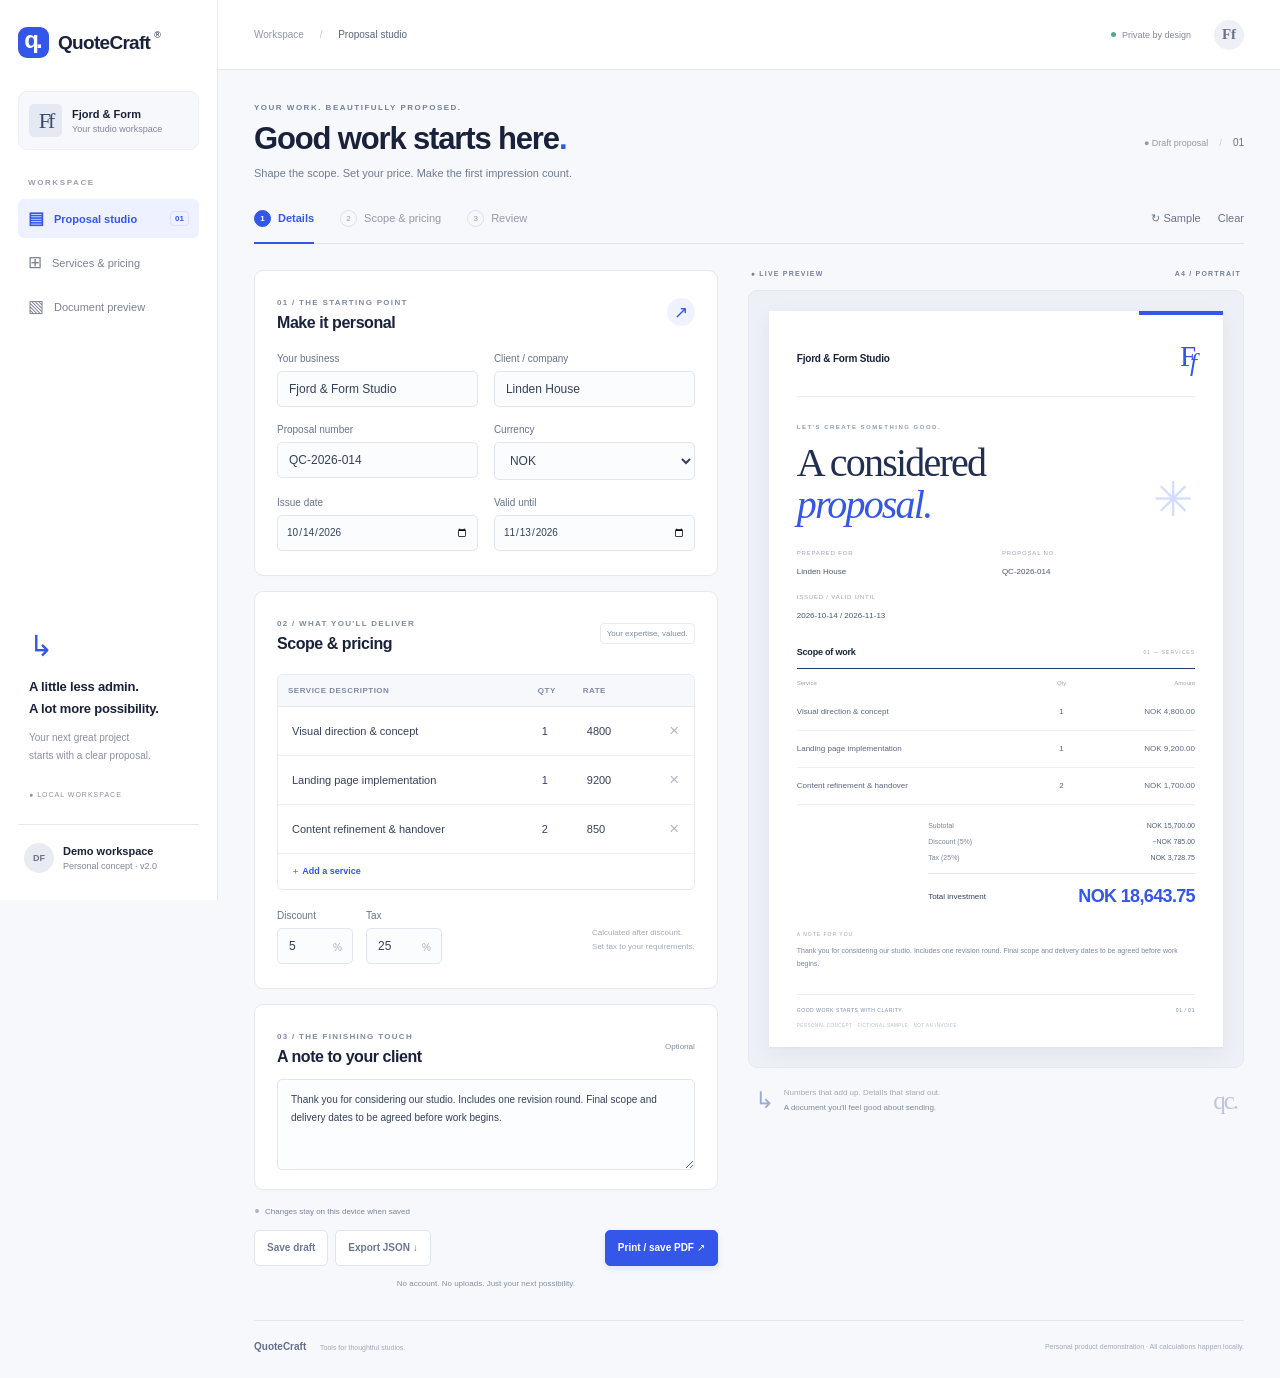
<file: quotecraft.html>
<!doctype html><html lang="en"><head><meta charset="utf-8"><meta name="viewport" content="width=device-width,initial-scale=1"><meta name="theme-color" content="#f3f5fa"><title>QuoteCraft — your next yes, beautifully prepared</title><style>:root{--ink:#19213b;--muted:#81869a;--line:#e6e8ef;--accent:#3456e9;--blue-soft:#eef1ff;--sans:Inter,"Segoe UI",Arial,sans-serif}*{box-sizing:border-box}html{scroll-behavior:smooth;scroll-padding-top:24px}body{margin:0;background:#f7f8fb;color:var(--ink);font-family:var(--sans);font-size:13px;-webkit-font-smoothing:antialiased}a{color:inherit;text-decoration:none}button,input,select,textarea{font:inherit}button{cursor:pointer}button:disabled{cursor:not-allowed;opacity:.5}.rail{width:218px;position:fixed;inset:0 auto 0 0;display:flex;flex-direction:column;background:#fff;border-right:1px solid var(--line);z-index:3;padding:27px 18px}.brand{font-weight:750;font-size:19px;letter-spacing:-.7px;display:flex;align-items:center;gap:9px;white-space:nowrap}.brand-icon{background:var(--accent);color:white;width:31px;height:31px;border-radius:9px;font-size:24px;line-height:1;text-align:center;padding-top:1px;letter-spacing:-3px;padding-right:3px}.brand sup{align-self:start;font-size:9px;font-weight:400;letter-spacing:0;margin:3px 0 0 -5px}.studio{display:flex;gap:10px;align-items:center;background:#f7f8fb;border:1px solid #edf0f6;border-radius:9px;padding:12px 10px;margin:33px 0 28px}.studio-avatar{font-family:Georgia,serif;font-size:22px;background:#e5e9f3;color:#394971;width:33px;height:33px;display:grid;place-content:center;border-radius:5px;letter-spacing:-3px}.studio strong,.rail-bottom strong{font-weight:600;font-size:11px;display:block}.studio small,.rail-bottom small{font-size:9px;color:var(--muted);display:block;margin-top:4px}.rail-label{font-size:8px;letter-spacing:1.6px;color:#999eb0;font-weight:650;margin:0 10px 12px}.nav-item{display:flex;gap:10px;align-items:center;font-size:10px;margin-bottom:6px;padding:12px 10px;border-radius:6px;color:#7b8193;transition:background .18s}.nav-item>span{font-size:17px;line-height:14px}.nav-item:hover{background:#f6f7fb}.nav-item.active{color:var(--accent);background:var(--blue-soft);font-weight:650}.nav-item i{margin-left:auto;font-size:8px;font-style:normal;border:1px solid #d9dfff;border-radius:4px;padding:2px 4px}.sidebar-note{margin-top:auto;padding:32px 11px 24px}.sidebar-note>span{display:block;color:var(--accent);font-size:29px;margin-bottom:13px}.sidebar-note strong{font-size:13px;line-height:1.7;letter-spacing:-.2px;font-weight:550}.sidebar-note p{font-size:10px;color:#8a8fa2;line-height:1.8;margin:9px 0 20px}.sidebar-note small{font-size:7px;letter-spacing:1px;color:#8b91a4}.rail-bottom{padding:18px 6px 0;border-top:1px solid var(--line);display:flex;gap:9px;align-items:center}.user-avatar,.header-avatar{display:grid;place-items:center;font-size:9px;font-weight:600;background:#e8ebf2;border-radius:50%;width:30px;height:30px;color:#69748c}.shell{margin-left:218px}header{height:70px;border-bottom:1px solid var(--line);background:#fff;display:flex;align-items:center;justify-content:space-between;padding:0 36px}.breadcrumb{font-size:10px;color:#9297a8}.breadcrumb>span{margin:0 13px;color:#c3c7d1}.breadcrumb strong{font-weight:500;color:#5b637a}.status{display:flex;align-items:center;font-size:9px;color:#848a9a;gap:5px}.status i{background:#5ba58b;width:5px;height:5px;border-radius:50%;margin-right:1px}.header-avatar{margin-left:18px;background:#eef0f6;font-family:Georgia,serif;font-size:15px}main{padding:0 36px;max-width:1500px;margin:auto}.intro{display:flex;justify-content:space-between;align-items:center;padding:33px 0 27px;gap:20px}.eyebrow{font-size:8px;font-weight:650;color:#8991a5;letter-spacing:1.5px}h1{font-size:31px;letter-spacing:-1.15px;font-weight:650;margin:8px 0 8px;line-height:1.2}h1>span{color:var(--accent)}.intro p{font-size:11px;color:#858b9d;margin:0;line-height:1.6}.intro-note{display:flex;align-items:center;gap:7px;font-size:9px;white-space:nowrap;color:#9298a9}.intro-note strong{font-size:10px;color:#68718a;font-weight:500}.intro-note>span{color:#c6cad5;margin:0 4px}.workspace-bar{display:flex;align-items:center;justify-content:space-between;border-bottom:1px solid #dde2ed;gap:14px}.builder-tabs{display:flex;gap:26px}.tab{display:flex;align-items:center;gap:7px;padding:0 0 16px;font-size:10px;color:#9399aa;position:relative}.tab>span{display:grid;place-items:center;width:17px;height:17px;border:1px solid #dce0e9;border-radius:50%;font-size:8px}.tab.active{color:var(--accent);font-weight:600}.tab.active>span{color:white;background:var(--accent);border-color:var(--accent)}.tab.active:after{content:"";position:absolute;bottom:-1px;left:0;right:0;height:2px;background:var(--accent)}.toolbar-actions{display:flex;gap:17px;padding-bottom:16px}.quiet{border:0;background:none;font-size:10px;padding:0;color:#68738e}.quiet:hover{color:var(--accent)}.workspace-grid{display:grid;grid-template-columns:minmax(0,1fr) minmax(0,1.07fr);gap:30px;padding:26px 0 32px;align-items:start}.editor{min-width:0}.editor-panel{background:#fff;border:1px solid #e4e8f0;border-radius:9px;padding:22px 22px 24px;margin-bottom:15px;box-shadow:0 2px 4px #1b2b4a02;scroll-margin-top:24px}.section-head{display:flex;justify-content:space-between;align-items:center;gap:10px;margin-bottom:21px}.section-kicker{font-size:7px;letter-spacing:1.3px;color:#9aa1b3;font-weight:600}h2{font-size:16px;letter-spacing:-.45px;font-weight:600;margin:6px 0 0}.section-symbol{width:28px;height:28px;display:grid;place-items:center;color:var(--accent);background:#f0f3ff;border-radius:50%;font-size:17px}.small-pill{font-size:8px;color:#939bad;padding:5px 6px;border:1px solid #e8ebf3;border-radius:4px}.form-grid{display:grid;grid-template-columns:1fr 1fr;gap:17px 16px}label{display:block;color:#798196;font-size:9px;font-weight:500}input,select,textarea{display:block;width:100%;min-width:0;border:1px solid #e1e5ee;border-radius:5px;background:#fbfcfe;color:#34405b;font-size:11px;padding:10px 11px;margin-top:7px;outline:none;transition:box-shadow .15s,border-color .15s}input:focus,select:focus,textarea:focus{border-color:#7c91ef;box-shadow:0 0 0 3px #3456e912;background:#fff}input[type=date]{font-size:10px;padding:10px 8px;min-height:35px}select{min-height:36px}textarea{line-height:1.8;resize:vertical}.service-table{border:1px solid #e6e9f0;border-radius:6px;overflow:hidden}.line-label,.item{display:grid;grid-template-columns:minmax(0,1fr) 38px 75px 19px;gap:7px;align-items:center}.line-label{font-size:7px;font-weight:600;letter-spacing:.5px;color:#9ba3b5;padding:11px 10px;background:#f6f8fc;border-bottom:1px solid #e6e9f0}.item{padding:7px 10px;border-bottom:1px solid #edf0f5;min-height:49px}.item input{font-size:10px;padding:7px 3px;background:transparent;border-color:transparent;margin:0;border-radius:3px}.item input:hover{border-color:#e1e5ee;background:#fbfcfe}.item input:focus{border-color:#7c91ef;background:#fff}.item input[type=number]{font-variant-numeric:tabular-nums;-moz-appearance:textfield}.item input::-webkit-inner-spin-button{display:none}.remove{border:0;background:transparent;font-size:17px;color:#b1b7c5;padding:0;height:25px;width:19px;border-radius:3px}.remove:hover{color:#c75b5b;background:#fff0f0}.add{color:var(--accent);font-size:9px;font-weight:550;width:100%;padding:11px 13px;text-align:left;border:0;background:#fff}.add:hover{background:#f7f9ff}.adjustments{display:flex;gap:13px;margin:20px 0 0}.adjustments label{width:76px;position:relative}.adjustments label>span{position:absolute;right:11px;bottom:11px;color:#a8afbd;font-size:10px}.adjustments input{padding-right:24px}.adjustments p{font-size:8px;line-height:1.8;color:#a1a8b7;margin:16px 0 0 auto}.notes-panel{padding-bottom:19px}.notes-panel .section-head{margin-bottom:13px}.optional{font-size:8px;color:#a0a6b6}.notes-label textarea{font-size:10px;padding:11px 13px;background:#fcfdff;min-height:91px;margin:0}.save-strip{display:flex;align-items:center;gap:6px;color:#9ca3b3;font-size:8px;margin:17px 1px 14px}.save-strip>span:first-child{height:4px;width:4px;border-radius:50%;background:#aab4cd;flex-shrink:0}.action-row{display:flex;gap:7px;align-items:center}.primary,.secondary{font-size:9px;font-weight:550;padding:11px 12px;border-radius:5px;white-space:nowrap;min-height:36px}.primary{background:var(--accent);color:#fff;border:1px solid var(--accent);margin-left:auto;box-shadow:0 3px 6px #3456e91c}.secondary{background:white;color:#6c7790;border:1px solid #dfe4ee}.primary:hover{background:#2442c7}.secondary:hover{border-color:#a6b3d8;color:#3456e9}.privacy{font-size:8px;text-align:center;color:#a5acba;margin:13px 0 0}.preview-column{min-width:0}.preview-caption{display:flex;justify-content:space-between;color:#8790a4;font-size:7px;letter-spacing:1.2px;font-weight:600;margin:0 0 13px;padding:0 3px}.paper-stage{background:#edf0f6;border:1px solid #e5e9f1;border-radius:9px;padding:20px}.document{background:#fff;position:relative;min-height:650px;padding:29px 28px 19px;box-shadow:0 6px 18px #283d6010,0 1px 2px #283d6009;overflow:hidden}.document:before{content:"";position:absolute;top:0;right:0;width:84px;height:4px;background:var(--accent)}.doc-top{display:flex;align-items:center;justify-content:space-between;gap:15px}.doc-top strong{font-size:10px;letter-spacing:-.2px;font-weight:600;overflow-wrap:anywhere;max-width:75%}.doc-monogram{font-family:Georgia,serif;font-size:29px;letter-spacing:-6px;color:var(--accent);margin-right:4px}.doc-monogram i{font-size:25px;vertical-align:-5px}.doc-rule{height:1px;background:#e9ecf3;margin:19px 0 27px}.doc-eyebrow{font-size:6px;letter-spacing:1.5px;color:#929bb1;font-weight:600}.doc-title{font-family:Georgia,"Times New Roman",serif;letter-spacing:-1.8px;font-size:40px;line-height:1.05;margin:12px 0 24px;position:relative;color:#202e51}.doc-title em{font-weight:400;color:var(--accent)}.title-star{position:absolute;font-family:Arial,sans-serif;color:#d5ddff;right:2px;bottom:0;font-size:48px;font-weight:400;letter-spacing:0}.doc-meta{display:grid;grid-template-columns:1fr 1fr;gap:17px 12px;margin-bottom:26px}.doc-meta div:last-child{grid-column:1/-1}.doc-meta small{font-size:6px;letter-spacing:.8px;font-weight:500;color:#9ca4b6;display:block;margin-bottom:6px}.doc-meta strong,.doc-meta span{font-size:8px;font-weight:500;color:#4b5671;overflow-wrap:anywhere}.table-title{display:flex;justify-content:space-between;align-items:center;padding-bottom:11px;border-bottom:1px solid #273d70;margin-bottom:11px}.table-title>span:first-child{font-size:9px;font-weight:600;letter-spacing:-.2px}.table-title>span:last-child{font-size:5px;color:#97a0b5;letter-spacing:1px}table{width:100%;border-collapse:collapse;table-layout:fixed;font-size:8px}th{text-align:left;font-size:6px;font-weight:500;color:#9ba3b4;padding:0 0 8px}th:first-child{width:62%}th:nth-child(2){width:9%}th:last-child{width:29%}td{padding:12px 0;border-bottom:1px solid #edf0f6;vertical-align:top;overflow-wrap:anywhere;color:#5e6780;line-height:1.5}td:first-child{padding-right:10px}td:nth-child(2),th:nth-child(2){text-align:center}td:last-child,th:last-child{text-align:right;font-variant-numeric:tabular-nums;white-space:nowrap}.totals{font-size:7px;margin:17px 0 23px 33%}.totals>div{display:flex;justify-content:space-between;gap:8px;margin-bottom:9px;color:#7d869a}.totals>div>span:last-child{font-variant-numeric:tabular-nums;color:#4d5a76}.totals .grand{border-top:1px solid #e1e6f0;padding-top:12px;margin-top:12px;color:#35425e;align-items:center}.grand>span{font-size:8px}.grand strong{color:var(--accent);font-size:18px;letter-spacing:-.65px;font-weight:600;white-space:nowrap}.doc-notes-label{font-size:5px;letter-spacing:1px;color:#9aa3b6;margin:24px 0 7px}.doc-notes{font-size:7px;color:#8d96a9;line-height:1.9;white-space:pre-wrap;overflow-wrap:anywhere;margin:0 0 24px}.document footer{display:flex;justify-content:space-between;gap:10px;border-top:1px solid #e8ecf4;padding-top:12px;font-size:5px;letter-spacing:.55px;color:#7d89a5}.demo-mark{font-size:4.5px;color:#b4bbca;letter-spacing:.5px;margin-top:10px}.under-note{display:flex;gap:10px;align-items:center;padding:18px 7px 0}.under-note>span:first-child{color:#9eabd1;font-size:23px}.under-note p{font-size:8px;color:#a2a9ba;line-height:1.8;margin:0}.under-note strong{font-weight:400;color:#7e899f}.preview-seal{font-family:Georgia,serif;font-size:25px;letter-spacing:-2px;color:#bdc6dd;margin-left:auto}.bottom{display:flex;justify-content:space-between;gap:20px;align-items:center;padding:20px 0 26px;border-top:1px solid #e2e7f0;color:#a0a8ba;font-size:7px}.bottom strong{font-size:10px;color:#63708b;font-weight:650;margin-right:12px}#toast{position:fixed;left:50%;bottom:22px;transform:translateX(-50%);padding:13px 20px;background:#253556;color:white;box-shadow:0 5px 20px #17254422;border-radius:7px;font-size:11px;z-index:10;display:none;max-width:calc(100vw - 32px)}#toast.visible{display:block}#errors{margin-top:13px;border:1px solid #f1cdcd;background:#fff6f6;padding:12px;border-radius:5px;color:#a54242;font-size:10px;line-height:1.7}#errors ul{padding-left:16px;margin:0}.visually-hidden{position:absolute;width:1px;height:1px;overflow:hidden;clip:rect(0,0,0,0)}
@media(min-width:1500px){main{padding:0 52px}.workspace-grid{gap:42px}.editor-panel{padding:25px}.document{padding:36px;min-height:730px}.doc-title{font-size:47px}.doc-top strong{font-size:12px}.doc-meta strong,.doc-meta span{font-size:10px}table{font-size:9px}.doc-notes{font-size:8px}.doc-eyebrow,.doc-meta small{font-size:7px}.document footer{font-size:6px}.demo-mark{font-size:5px}}
@media(max-width:1200px){.rail{width:184px;padding:25px 13px}.brand{font-size:17px;gap:7px}.brand-icon{width:28px;height:28px;font-size:22px}.shell{margin-left:184px}main{padding:0 25px}header{padding:0 25px}.workspace-grid{gap:20px}.editor-panel{padding:19px 16px}.paper-stage{padding:14px}.document{padding:25px 22px;min-height:633px}.small-pill{display:none}.line-label,.item{grid-template-columns:minmax(0,1fr) 31px 61px 17px;gap:4px;padding-left:8px;padding-right:8px}.item input{font-size:9px}.primary,.secondary{padding:10px 8px;font-size:8px}.adjustments{gap:9px}.adjustments label{width:64px}.adjustments p{font-size:7px}.builder-tabs{gap:18px}.doc-title{font-size:36px}.grand strong{font-size:15px}}
@media(max-width:1030px){.rail{width:64px;padding:24px 14px}.brand{font-size:0}.brand-icon{font-size:23px;flex-shrink:0;width:32px;height:32px}.brand sup,.studio,.rail-label,.sidebar-note,.rail-bottom{display:none}.nav-item{font-size:0;gap:0;padding:12px 9px;margin-top:13px}.nav-item span{font-size:18px}.nav-item i{display:none}.nav-item.active{margin-top:35px}.shell{margin-left:64px}main{padding:0 25px}.doc-title{font-size:38px}.form-grid{gap:16px 11px}}
@media(max-width:850px){.workspace-grid{grid-template-columns:minmax(0,1fr);gap:30px;max-width:650px;margin:auto}.preview-column{max-width:590px;width:100%;margin:auto}.document{padding:35px;min-height:740px}.doc-title{font-size:49px}.doc-top strong{font-size:13px}.doc-eyebrow,.doc-meta small{font-size:7px}.doc-meta strong,.doc-meta span{font-size:10px}table{font-size:10px}th{font-size:7px}.grand strong{font-size:21px}.totals{font-size:9px}.doc-notes{font-size:9px}.doc-notes-label,.document footer{font-size:6px}.demo-mark{font-size:5px}.table-title>span:first-child{font-size:11px}.table-title>span:last-child{font-size:6px}.line-label,.item{grid-template-columns:minmax(0,1fr) 46px 90px 21px;gap:8px}.item input{font-size:11px}.editor-panel{padding:23px}.primary,.secondary{font-size:10px;padding:12px 16px}.small-pill{display:block}.adjustments label{width:85px}.adjustments p{font-size:8px}.bottom{font-size:6px}.intro-note{display:none}.paper-stage{padding:24px}}
@media(max-width:550px){.rail{display:none}.shell{margin-left:0}header{height:57px;padding:0 20px}.header-avatar{display:none}.status{font-size:8px}.breadcrumb{font-size:9px}.breadcrumb>span{margin:0 7px}main{padding:0 18px}.intro{padding:26px 0 23px}h1{font-size:26px;letter-spacing:-.9px}.eyebrow{font-size:7px;letter-spacing:1.1px}.intro p{font-size:10px;max-width:270px}.builder-tabs{gap:16px}.tab{font-size:9px;gap:5px;padding-bottom:14px}.tab>span{width:15px;height:15px;font-size:7px}.tab:last-child{display:none}.toolbar-actions{gap:12px;padding-bottom:14px}.quiet{font-size:9px}.workspace-grid{padding-top:20px}.editor-panel{padding:20px 16px}.section-kicker{font-size:6px}h2{font-size:15px}.small-pill{font-size:7px;padding:4px}.form-grid{gap:16px 12px}input,select{font-size:10px;padding:10px 9px}input[type=date]{font-size:9px;padding:10px 6px}.line-label,.item{grid-template-columns:minmax(0,1fr) 29px 57px 15px;gap:4px}.item input{font-size:9px;padding:7px 2px}.line-label{font-size:6px;letter-spacing:.2px}.item{min-height:48px}.primary,.secondary{padding:11px 8px;font-size:8px}.action-row{gap:5px}.adjustments label{width:65px}.adjustments p{font-size:7px}.notes-label textarea{font-size:9px}.paper-stage{padding:12px}.document{padding:24px 21px;min-height:610px}.doc-title{font-size:35px}.title-star{font-size:38px}.doc-top strong{font-size:10px}.doc-meta small{font-size:6px}.doc-meta strong,.doc-meta span{font-size:8px}.doc-eyebrow{font-size:5.5px}.doc-rule{margin:17px 0 23px}.doc-meta{margin-bottom:23px}.table-title>span:first-child{font-size:9px}.table-title>span:last-child{font-size:5px}table{font-size:8px}th{font-size:6px}td{padding:11px 0}.totals{font-size:7px;margin-left:24%}.grand strong{font-size:17px}.grand>span{font-size:7px}.doc-notes{font-size:7px}.document footer{font-size:4.7px}.demo-mark{font-size:4px}.under-note p{font-size:7px}.preview-seal{font-size:21px}.bottom{align-items:flex-start}.bottom>span:last-child{max-width:127px;text-align:right;line-height:1.7}.preview-caption{font-size:6px}}
@media(prefers-reduced-motion:reduce){html{scroll-behavior:auto}*{transition:none!important}}
@media print{@page{size:A4;margin:16mm}body{background:white}.rail,header,.intro,.workspace-bar,.editor,.preview-caption,.under-note,.bottom,#toast{display:none!important}.shell{margin:0}main{padding:0;max-width:none}.workspace-grid{display:block;max-width:none;padding:0;margin:0}.preview-column{max-width:none;width:100%;margin:0}.paper-stage{border:0;padding:0;background:white}.document{border:0;box-shadow:none;padding:0;min-height:0;overflow:visible}.document:before{display:none}.doc-top strong{font-size:17px}.doc-title{font-size:54px}.doc-eyebrow,.doc-meta small{font-size:8px}.doc-meta strong,.doc-meta span{font-size:12px}table{font-size:12px}th{font-size:9px}.table-title>span:first-child{font-size:13px}.table-title>span:last-child{font-size:8px}td{padding:15px 0}.totals{font-size:11px}.grand strong{font-size:25px}.grand>span{font-size:11px}.doc-notes{font-size:10px}.doc-notes-label,.document footer{font-size:8px}.demo-mark{font-size:6px}tr,.grand{break-inside:avoid}thead{display:table-header-group}}
/* Keep the editing surface legible; paper typography scales separately. */
label{font-size:10px;color:#68738b}input,select,textarea{font-size:12px}.section-kicker{font-size:8px;color:#7f8aa0}.nav-item{font-size:11px}.line-label{font-size:8px;color:#7f8aa0}.item input{font-size:11px}.quiet,.tab{font-size:11px}.primary,.secondary{font-size:10px}.eyebrow{color:#73809a}.intro p{color:#6e7b94}.preview-caption{color:#75819a}.save-strip{color:#77849c}.optional,.small-pill{color:#7f8ba1}.privacy{color:#8590a5}.doc-notes{color:#7b879e}
@media(max-width:1200px){.item input{font-size:10px}.primary,.secondary{font-size:9px}.line-label{font-size:7px}.quiet,.tab{font-size:10px}}
@media(max-width:1030px){.nav-item{font-size:0}}
@media(max-width:550px){label{font-size:9px}input,select{font-size:11px}.section-kicker{font-size:7px}.line-label{font-size:6px}.item input{font-size:9px}.primary,.secondary{font-size:8px}.quiet,.tab{font-size:9px}.notes-label textarea{font-size:10px}}
#confirmDialog{border:1px solid #e2e6f0;border-radius:12px;padding:29px;width:410px;max-width:calc(100vw - 36px);color:var(--ink);background:#fff;box-shadow:0 22px 100px #17254430}#confirmDialog::backdrop{background:#15203c66;backdrop-filter:blur(3px)}.confirm-eyebrow{font-size:8px;letter-spacing:1.3px;color:#8a96af}#confirmTitle{font-size:22px;letter-spacing:-.7px;margin:14px 0 12px}#confirmMessage{font-size:12px;line-height:1.9;color:#748099;margin:0}.confirm-actions{display:flex;justify-content:flex-end;gap:9px;margin-top:25px}.confirm-actions .primary{margin-left:0}.confirm-actions button{font-size:11px;padding:11px 14px}@media print{#confirmDialog{display:none!important}}
</style></head><body>
<aside class="rail"><a class="brand" href="#workspace"><span class="brand-icon">q.</span>QuoteCraft<sup>®</sup></a><div class="studio"><span class="studio-avatar">Ff</span><div><strong>Fjord & Form</strong><small>Your studio workspace</small></div></div><div class="rail-label">WORKSPACE</div><a class="nav-item active" href="#workspace"><span>▤</span>Proposal studio<i>01</i></a><a class="nav-item" href="#scope"><span>⊞</span>Services & pricing</a><a class="nav-item" href="#document"><span>▧</span>Document preview</a><div class="sidebar-note"><span>↳</span><strong>A little less admin.<br>A lot more possibility.</strong><p>Your next great project<br>starts with a clear proposal.</p><small>● LOCAL WORKSPACE</small></div><div class="rail-bottom"><span class="user-avatar">DF</span><div><strong>Demo workspace</strong><small>Personal concept · v2.0</small></div></div></aside>
<div class="shell" id="workspace"><header><div class="breadcrumb">Workspace <span>/</span> <strong>Proposal studio</strong></div><div class="status"><i></i> Private by design <span class="header-avatar">Ff</span></div></header><main>
<section class="intro"><div><div class="eyebrow">YOUR WORK. BEAUTIFULLY PROPOSED.</div><h1>Good work starts here<span>.</span></h1><p>Shape the scope. Set your price. Make the first impression count.</p></div><div class="intro-note">● Draft proposal <span>/</span><strong>01</strong></div></section>
<div class="workspace-bar"><div class="builder-tabs"><a class="tab active" href="#essentials"><span>1</span> Details</a><a class="tab" href="#scope"><span>2</span> Scope & pricing</a><a class="tab" href="#document"><span>3</span> Review</a></div><div class="toolbar-actions"><button class="quiet" id="loadDemo">↻ Sample</button><button class="quiet" id="reset">Clear</button></div></div>
<div class="workspace-grid"><section class="editor" aria-label="Proposal editor"><div class="editor-panel" id="essentials"><div class="section-head"><div><span class="section-kicker">01 / THE STARTING POINT</span><h2>Make it personal</h2></div><span class="section-symbol">↗</span></div><div class="form-grid"><label>Your business<input id="company" maxlength="100" value="Fjord & Form Studio"></label><label>Client / company<input id="client" maxlength="100" value="Linden House"></label><label>Proposal number<input id="number" maxlength="30" value="QC-2026-014"></label><label>Currency<select id="currency"><option>NOK</option><option>EUR</option><option>USD</option><option>GBP</option></select></label><label>Issue date<input type="date" id="issueDate" value="2026-10-14"></label><label>Valid until<input type="date" id="validUntil" value="2026-11-13"></label></div></div>
<div class="editor-panel" id="scope"><div class="section-head"><div><span class="section-kicker">02 / WHAT YOU'LL DELIVER</span><h2>Scope & pricing</h2></div><span class="small-pill">Your expertise, valued.</span></div><div class="service-table"><div class="line-label"><span>SERVICE DESCRIPTION</span><span>QTY</span><span>RATE</span><span></span></div><div id="items"></div><button class="add" id="addItem">＋ Add a service</button></div><div class="adjustments"><label>Discount <span>%</span><input id="discount" type="number" min="0" max="100" step="0.01" value="5"></label><label>Tax <span>%</span><input id="tax" type="number" min="0" max="100" step="0.01" value="25"></label><p>Calculated after discount.<br>Set tax to your requirements.</p></div></div>
<div class="editor-panel notes-panel"><div class="section-head"><div><span class="section-kicker">03 / THE FINISHING TOUCH</span><h2>A note to your client</h2></div><span class="optional">Optional</span></div><label class="notes-label"><span class="visually-hidden">A note to your client</span><textarea id="notes" maxlength="1200" rows="3">Thank you for considering our studio. Includes one revision round. Final scope and delivery dates to be agreed before work begins.</textarea></label><div id="errors" role="alert" hidden></div></div>
<div class="save-strip"><span></span><span id="saveStatus">Changes stay on this device when saved</span></div><div class="action-row"><button class="secondary" id="save">Save draft</button><button class="secondary" id="download">Export JSON ↓</button><button class="primary" id="print">Print / save PDF ↗</button></div><p class="privacy">No account. No uploads. Just your next possibility.</p></section>
<aside class="preview-column"><div class="preview-caption"><span>● LIVE PREVIEW</span><span>A4 / PORTRAIT</span></div><div class="paper-stage"><article class="document" id="document" aria-label="Proposal preview"><div class="doc-top"><strong id="pCompany"></strong><span class="doc-monogram">F<i>f</i></span></div><div class="doc-rule"></div><div class="doc-eyebrow">LET'S CREATE SOMETHING GOOD.</div><div class="doc-title">A considered<br><em>proposal.</em><span class="title-star">✳</span></div><div class="doc-meta"><div><small>PREPARED FOR</small><strong id="pClient"></strong></div><div><small>PROPOSAL NO.</small><span id="pNumber"></span></div><div><small>ISSUED / VALID UNTIL</small><span id="pDates"></span></div></div><div class="table-title"><span>Scope of work</span><span>01 — SERVICES</span></div><table><thead><tr><th>Service</th><th>Qty</th><th>Amount</th></tr></thead><tbody id="pItems"></tbody></table><div class="totals"><div><span>Subtotal</span><span id="pSubtotal"></span></div><div><span id="pDiscountLabel"></span><span id="pDiscount"></span></div><div><span id="pTaxLabel"></span><span id="pTax"></span></div><div class="grand"><span>Total investment</span><strong id="pTotal"></strong></div></div><div class="doc-notes-label">A NOTE FOR YOU</div><p id="pNotes" class="doc-notes"></p><footer><span>GOOD WORK STARTS WITH CLARITY.</span><span>01 / 01</span></footer><div class="demo-mark">PERSONAL CONCEPT · FICTIONAL SAMPLE · NOT AN INVOICE</div></article></div><div class="under-note"><span>↳</span><p>Numbers that add up. Details that stand out.<br><strong>A document you'll feel good about sending.</strong></p><span class="preview-seal">qc.</span></div></aside></div>
<div class="bottom"><span><strong>QuoteCraft</strong> Tools for thoughtful studios.</span><span>Personal product demonstration · All calculations happen locally.</span></div></main></div><div id="toast" role="status"></div><dialog id="confirmDialog" aria-labelledby="confirmTitle" aria-describedby="confirmMessage"><form method="dialog"><span class="confirm-eyebrow">QUOTECRAFT / YOUR WORKSPACE</span><h2 id="confirmTitle">Confirm change</h2><p id="confirmMessage"></p><div class="confirm-actions"><button class="secondary" value="cancel" autofocus>Keep editing</button><button class="primary" id="confirmAction" value="confirm">Continue</button></div></form></dialog><script>/* Synthetic personal demonstration. Calculations are not tax advice. */
(function (root, factory) {
  'use strict';
  const api = factory();
  if (typeof module === 'object' && module.exports) module.exports = api;
  else root.QuoteCore = api;
})(typeof globalThis !== 'undefined' ? globalThis : this, function () {
  'use strict';
  const MAX_SAFE = BigInt(Number.MAX_SAFE_INTEGER);
  const CURRENCIES = ['NOK', 'EUR', 'USD', 'GBP'];
  function bounded(value, name, min, max, exclusiveMin) {
    if (typeof value !== 'number' || !Number.isFinite(value) ||
        (exclusiveMin ? value <= min : value < min) || value > max) {
      throw new RangeError(name + ' is outside its permitted range.');
    }
  }
  // Convert the decimal representation, including scientific notation, exactly.
  function fraction(value) {
    const [mantissa, exponentText] = String(value).toLowerCase().split('e');
    const pieces = mantissa.split('.');
    const exponent = Number(exponentText || 0) - (pieces[1] || '').length;
    let numerator = BigInt(pieces.join(''));
    let denominator = 1n;
    if (exponent >= 0) numerator *= 10n ** BigInt(exponent);
    else denominator = 10n ** BigInt(-exponent);
    return [numerator, denominator];
  }
  function rounded(numerator, denominator) {
    return (numerator * 2n + denominator) / (2n * denominator);
  }
  function safe(value) {
    if (value < 0n || value > MAX_SAFE) throw new RangeError('Amount exceeds safe integer cents.');
    return Number(value);
  }
  function percentOf(cents, percent) {
    const [n, d] = fraction(percent);
    return rounded(cents * n, d * 100n);
  }
  function calculate(items, discountPercent = 0, taxPercent = 0) {
    if (!Array.isArray(items) || items.length < 1 || items.length > 50) {
      throw new RangeError('Supply between 1 and 50 items.');
    }
    bounded(discountPercent, 'Discount', 0, 100, false);
    bounded(taxPercent, 'Tax', 0, 100, false);
    let subtotal = 0n;
    const lineTotalsCents = items.map(function (item) {
      if (!item || typeof item !== 'object') throw new TypeError('Invalid item.');
      bounded(item.quantity, 'Quantity', 0, 1000000, true);
      bounded(item.unitPrice, 'Unit price', 0, 100000000, false);
      const [qn, qd] = fraction(item.quantity);
      const [pn, pd] = fraction(item.unitPrice);
      const cents = rounded(qn * pn * 100n, qd * pd);
      safe(cents);
      subtotal += cents;
      safe(subtotal);
      return Number(cents);
    });
    const discount = percentOf(subtotal, discountPercent);
    const net = subtotal - discount;
    const tax = percentOf(net, taxPercent);
    return {
      subtotalCents: safe(subtotal), discountCents: safe(discount),
      netCents: safe(net), taxCents: safe(tax), totalCents: safe(net + tax),
      lineTotalsCents: lineTotalsCents
    };
  }
  function validDate(value) {
    if (typeof value !== 'string' || !/^\d{4}-\d{2}-\d{2}$/.test(value)) return false;
    const [year, month, day] = value.split('-').map(Number);
    if (year < 1 || month < 1 || month > 12 || day < 1) return false;
    const leap = year % 4 === 0 && (year % 100 !== 0 || year % 400 === 0);
    const days = [31, leap ? 29 : 28, 31, 30, 31, 30, 31, 31, 30, 31, 30, 31];
    return day <= days[month - 1];
  }
  function nonempty(value) { return typeof value === 'string' && value.trim().length > 0; }
  function validateDocument(data) {
    if (!data || typeof data !== 'object' || Array.isArray(data)) return ['Document is required.'];
    const errors = [];
    ['client', 'company', 'number'].forEach(function (key) {
      if (!nonempty(data[key])) errors.push(key + ' is required.');
    });
    const issueValid = validDate(data.issueDate);
    const untilValid = validDate(data.validUntil);
    if (!issueValid) errors.push('Issue date must be a real YYYY-MM-DD date.');
    if (!untilValid) errors.push('Valid-until date must be a real YYYY-MM-DD date.');
    if (issueValid && untilValid && data.validUntil < data.issueDate) errors.push('Valid-until date precedes issue date.');
    if (!CURRENCIES.includes(data.currency)) errors.push('Unsupported currency.');
    if (Array.isArray(data.items)) data.items.forEach(function (item, index) {
      if (!item || !nonempty(item.description)) errors.push('Item ' + (index + 1) + ' requires a description.');
    });
    try { calculate(data.items, data.discountPercent, data.taxPercent); }
    catch (error) { errors.push(error.message); }
    return errors;
  }
  function formatMoney(cents, currency) {
    if (!Number.isSafeInteger(cents) || cents < 0) throw new RangeError('Money must be nonnegative safe integer cents.');
    if (!CURRENCIES.includes(currency)) throw new RangeError('Unsupported currency.');
    const amount = BigInt(cents);
    const fractionText = String(amount % 100n).padStart(2, '0');
    return new Intl.NumberFormat('en-GB', { style: 'currency', currency: currency, minimumFractionDigits: 2, maximumFractionDigits: 2 })
      .formatToParts(amount / 100n).map(function (part) {
        return part.type === 'fraction' ? fractionText : part.value;
      }).join('');
  }
  return Object.freeze({ calculate: calculate, validateDocument: validateDocument, formatMoney: formatMoney });
});
</script><script>'use strict';
const $=id=>document.getElementById(id); const fields=['company','client','number','currency','issueDate','validUntil','discount','tax','notes'];
let items=[{description:'Visual direction & concept',quantity:1,unitPrice:4800},{description:'Landing page implementation',quantity:1,unitPrice:9200},{description:'Content refinement & handover',quantity:2,unitPrice:850}];
let dirty=false; let toastTimer;
function toast(message){$('toast').textContent=message;$('toast').classList.add('visible');clearTimeout(toastTimer);toastTimer=setTimeout(()=>$('toast').classList.remove('visible'),3500)}
function confirmChange(title,message,action){
  const dialog=$('confirmDialog');
  if(dialog.open)return Promise.resolve(false);
  $('confirmTitle').textContent=title;
  $('confirmMessage').textContent=message;
  $('confirmAction').textContent=action;
  dialog.returnValue='cancel';
  return new Promise(resolve=>{
    dialog.addEventListener('close',()=>resolve(dialog.returnValue==='confirm'),{once:true});
    dialog.showModal();
  });
}
function getData(){const data={items:items.map(x=>({...x}))};for(const field of fields)data[field]=$(field).value;data.discountPercent=Number(data.discount);data.taxPercent=Number(data.tax);return data}
function markDirty(){dirty=true;$('saveStatus').textContent='Unsaved changes · stored only after you save';renderPreview()}
function itemInput(label,value,type,index,key){const input=document.createElement('input');input.type=type;input.value=value;input.setAttribute('aria-label',`${label} ${index+1}`);if(type==='number'){input.min=key==='quantity'?'0.01':'0';input.max=key==='quantity'?'1000000':'100000000';input.step='0.01'}else input.maxLength=180;input.addEventListener('input',()=>{items[index][key]=type==='number'?(input.value===''?NaN:Number(input.value)):input.value;markDirty()});return input}
function renderItems(){const root=$('items');root.replaceChildren();items.forEach((item,index)=>{const row=document.createElement('div');row.className='item';row.append(itemInput('Service',item.description,'text',index,'description'),itemInput('Quantity',item.quantity,'number',index,'quantity'),itemInput('Unit price',item.unitPrice,'number',index,'unitPrice'));const button=document.createElement('button');button.className='remove';button.textContent='×';button.setAttribute('aria-label',`Remove service ${index+1}`);button.addEventListener('click',()=>{items.splice(index,1);renderItems();markDirty()});row.append(button);root.append(row)});$('addItem').disabled=items.length>=50}
function put(id,value){$(id).textContent=value}
function showErrors(errors){$('errors').hidden=!errors.length;const list=document.createElement('ul');for(const error of errors){const li=document.createElement('li');li.textContent=error;list.append(li)}$('errors').replaceChildren(list)}
function renderPreview(){const d=getData();put('pCompany',d.company||'Your business');put('pClient',d.client||'Client name');put('pNumber',d.number||'—');put('pDates',`${d.issueDate||'—'} / ${d.validUntil||'—'}`);put('pNotes',d.notes);const tbody=$('pItems');tbody.replaceChildren();let result;try{result=QuoteCore.calculate(d.items,Number(d.discount),Number(d.tax))}catch(e){result=null}const money=n=>QuoteCore.formatMoney(n,d.currency);items.forEach((item,i)=>{const row=document.createElement('tr');for(const value of [item.description||'Untitled service',Number.isFinite(item.quantity)?item.quantity:'—',result?money(result.lineTotalsCents[i]):'—']){const td=document.createElement('td');td.textContent=value;row.append(td)}tbody.append(row)});put('pDiscountLabel',`Discount (${d.discount||0}%)`);put('pTaxLabel',`Tax (${d.tax||0}%)`);for(const [id,key] of [['pSubtotal','subtotalCents'],['pTax','taxCents'],['pTotal','totalCents']])put(id,result?money(result[key]):'—');put('pDiscount',result?`−${money(result.discountCents)}`:'—');if(!$('errors').hidden)showErrors(QuoteCore.validateDocument(d))}
function validate(){const d=getData(), errors=QuoteCore.validateDocument(d);showErrors(errors);if(errors.length){$('errors').scrollIntoView({behavior:'smooth',block:'center'});return null}return d}
for(const id of fields)$(id).addEventListener('input',markDirty);
$('addItem').addEventListener('click',()=>{if(items.length>=50)return;items.push({description:'New service',quantity:1,unitPrice:0});renderItems();markDirty()});
$('save').addEventListener('click',()=>{const data=validate();if(!data)return;try{localStorage.setItem('quotecraft-v1',JSON.stringify(data));dirty=false;$('saveStatus').textContent='Saved on this device';toast('Saved locally. Nothing was uploaded.')}catch(e){toast('Local saving unavailable. You can still export JSON.')}});
$('download').addEventListener('click',()=>{const data=validate();if(!data)return;const result=QuoteCore.calculate(data.items,Number(data.discount),Number(data.tax));const blob=new Blob([JSON.stringify({schemaVersion:1,demo:true,...data,calculated:result},null,2)],{type:'application/json'});const url=URL.createObjectURL(blob);const a=document.createElement('a');a.href=url;a.download=`${data.number.replace(/[^a-zA-Z0-9_-]/g,'_')||'proposal'}.json`;a.click();setTimeout(()=>URL.revokeObjectURL(url),1000);toast('JSON exported with document data and totals.')});
$('print').addEventListener('click',()=>{if(validate())window.print()});
$('reset').addEventListener('click',async()=>{if(!await confirmChange('Clear this proposal?','This clears the current document and its saved copy on this device. Export a copy first if you need to keep it.','Clear proposal'))return;try{localStorage.removeItem('quotecraft-v1')}catch(e){}for(const id of fields)$(id).value=id==='currency'?'NOK':(['discount','tax'].includes(id)?'0':'');items=[{description:'',quantity:1,unitPrice:0}];renderItems();showErrors([]);markDirty()});
const initial=getData();
$('loadDemo').addEventListener('click',async()=>{if(dirty&&!await confirmChange('Load the sample proposal?','This replaces your unsaved changes with the fictional sample. Any previously saved copy on this device stays unchanged.','Load sample'))return;apply(initial);dirty=false;$('saveStatus').textContent='Fictional sample · not saved';showErrors([]);toast('Sample loaded. Existing saved copy is unchanged.')});
function apply(data){for(const id of fields)$(id).value=data[id]??'';items=data.items.map(x=>({...x}));renderItems();renderPreview()}
try{const raw=localStorage.getItem('quotecraft-v1');if(raw){const saved=JSON.parse(raw);if(!QuoteCore.validateDocument(saved).length){apply(saved);$('saveStatus').textContent='Restored from this device'}else{renderItems();renderPreview();toast('Saved data was invalid. The fictional sample is shown.')}}else{renderItems();renderPreview()}}catch(e){renderItems();renderPreview();toast('Local storage is unavailable or unreadable. The sample is shown.')}
</script></body></html>
</file>
<file: translate-test/room.css>
:root{font-family:system-ui,-apple-system,"Segoe UI",sans-serif;color:#173d38;background:#edf8f4;font-synthesis:none;color-scheme:light}*{box-sizing:border-box}body{margin:0}main{max-width:660px;margin:0 auto;padding:32px 20px max(24px,env(safe-area-inset-bottom))}header{display:flex;gap:14px;align-items:center}.mark{display:grid;place-items:center;flex-shrink:0;width:52px;height:52px;background:#d3eee3;color:#096e5f;border-radius:19px;font-size:30px}h1{font-size:clamp(23px,5.5vw,32px);line-height:1.2;margin:3px 0}h2{font-size:18px;margin:0 0 18px}.eyebrow{font-size:12px;letter-spacing:.06em;text-transform:uppercase;font-weight:650;color:#52716a;margin:0 0 6px}.intro{line-height:1.6;color:#52716a;margin:24px 0}.card{background:#fff;border:1px solid #dae9e2;border-radius:22px;padding:22px;margin:16px 0;box-shadow:0 6px 24px #153e3410}label{display:block;font-size:14px;font-weight:600;margin:0 0 8px}select,input{font:inherit;width:100%;min-width:0;background:#f5faf7;border:1px solid #bdd6cc;color:#173d38;border-radius:12px;padding:13px}select{margin-bottom:18px}button{font:inherit;font-weight:650;min-height:48px;border:0;border-radius:14px;padding:12px 18px;cursor:pointer;touch-action:manipulation}button:disabled{opacity:.45;cursor:default}.primary{color:white;background:#087b68;box-shadow:0 3px 9px #087b681c}.secondary{color:#116454;background:#e0f1e9;border:1px solid #c6e2d5}.textButton{color:#52716a;background:transparent;padding:7px 10px;min-height:40px}button:focus-visible,select:focus-visible,input:focus-visible{outline:3px solid #46bda6;outline-offset:3px}#connect{width:100%}.hint{font-size:13px;line-height:1.5;color:#60796f;margin:12px 0 0}.sectionHeading{display:flex;align-items:center;justify-content:space-between;gap:8px;margin-bottom:6px}.sectionHeading h2{margin:0}.invite label{margin-top:18px}.linkRow{display:flex;gap:8px}.linkRow input{font-size:13px}.linkRow button{flex-shrink:0;padding:10px 12px}.statusBox{display:flex;align-items:center;gap:10px;padding:10px 4px;font-size:15px;font-weight:600}.dot{width:10px;height:10px;flex-shrink:0;border-radius:50%;background:#a2b8b0}.dot.active{background:#087b68;box-shadow:0 0 0 5px #087b6814}.dot.recording{background:#bd4b39;box-shadow:0 0 0 5px #bd4b3914}.help{margin:0 4px 20px}.transcript{min-height:116px}.translated{background:#e1f2e9;border-color:#cbe7d9}.speechText{font-size:20px;line-height:1.5;overflow-wrap:anywhere;white-space:pre-wrap;max-height:240px;overflow:auto;margin:10px 0 0}.placeholder{font-size:16px;color:#6b837a}#repeat{margin-top:16px}.controls{position:sticky;bottom:0;background:linear-gradient(#edf8f400,#edf8f4 14px);padding:22px 0 12px;display:grid;grid-template-columns:1fr auto;gap:10px}.controls .hint{grid-column:1/-1;text-align:center;margin:0}.error{background:#fff0eb;border:1px solid #efd0c5;color:#853d2d;padding:15px;border-radius:14px;line-height:1.5;overflow-wrap:anywhere}footer{font-size:12px;line-height:1.6;color:#71867d;margin:24px 4px 0}[hidden]{display:none!important}@media(max-width:400px){main{padding:22px 14px}.card{padding:18px}.linkRow{flex-wrap:wrap}.linkRow button{width:100%}.controls{grid-template-columns:1fr}.controls .hint{grid-column:1}.controls button{width:100%}}
.searchStatus{margin:8px 0 18px;min-height:20px}.languageHint{margin:-6px 0 18px}#languageSearch{font-size:16px}#language{font-size:16px}select:disabled,input:disabled{opacity:.6}.speechText[dir=auto]{text-align:start;unicode-bidi:plaintext}

.presetSummary{font-size:19px;font-weight:650;margin:0 0 20px}details{margin:20px 0}summary{cursor:pointer;color:#116454;padding:8px 0;font-weight:600}details[open] summary{margin-bottom:16px}.controls:has(#record[hidden]){grid-template-columns:1fr}
.demo main{max-width:none;padding:14px 16px 18px}.demo header{gap:10px}.demo header .mark{width:36px;height:36px;border-radius:12px;font-size:23px}.demo h1{font-size:21px}.demo header .eyebrow{font-size:10px}.demo .intro,.demo .invite,.demo footer{display:none}.demo .card{margin:10px 0;padding:14px;border-radius:16px;box-shadow:none}.demo #setup .presetSummary{font-size:17px;margin:0 0 12px}.demo #setup>h2{margin-bottom:10px}.demo #setup>.hint{font-size:12px}.demo #setup details{margin:12px 0}.demo .statusBox{font-size:14px;padding:12px 2px 7px}.demo .help{font-size:12px;margin:0 2px 10px;line-height:1.4}.demo .transcript{min-height:98px}.demo .speechText{font-size:18px;line-height:1.4;margin-top:7px;max-height:148px}.demo .placeholder{font-size:15px}.demo #repeat{margin-top:12px;width:100%}.demo .controls{position:static;padding:10px 0 0;background:none;grid-template-columns:1fr auto}.demo .controls:has(#record[hidden]){grid-template-columns:1fr}.demo .controls .hint{font-size:11px}.demo .error{font-size:12px;line-height:1.4;padding:11px;margin:10px 0 0}.demo #setup #checkConnection{margin-top:10px}
.voiceBadge{margin:0 4px 8px;font-size:12px;font-weight:600;color:#116454}.demo .voiceBadge{margin:0 2px 7px}
.outgoing summary{font-size:14px;line-height:1.5;overflow-wrap:anywhere;padding:0;color:#52716a}.outgoing[open] summary{margin-bottom:18px}.outgoing .outgoingText{font-size:16px;line-height:1.5;white-space:pre-wrap;overflow-wrap:anywhere;text-align:start;unicode-bidi:plaintext;margin:7px 0 16px;max-height:160px;overflow:auto}.outgoing .outgoingText:last-child{margin-bottom:0}.demo .outgoing{padding:12px 14px}.demo .outgoing summary{font-size:13px}.demo .outgoing .outgoingText{font-size:15px;max-height:110px}
</file>
